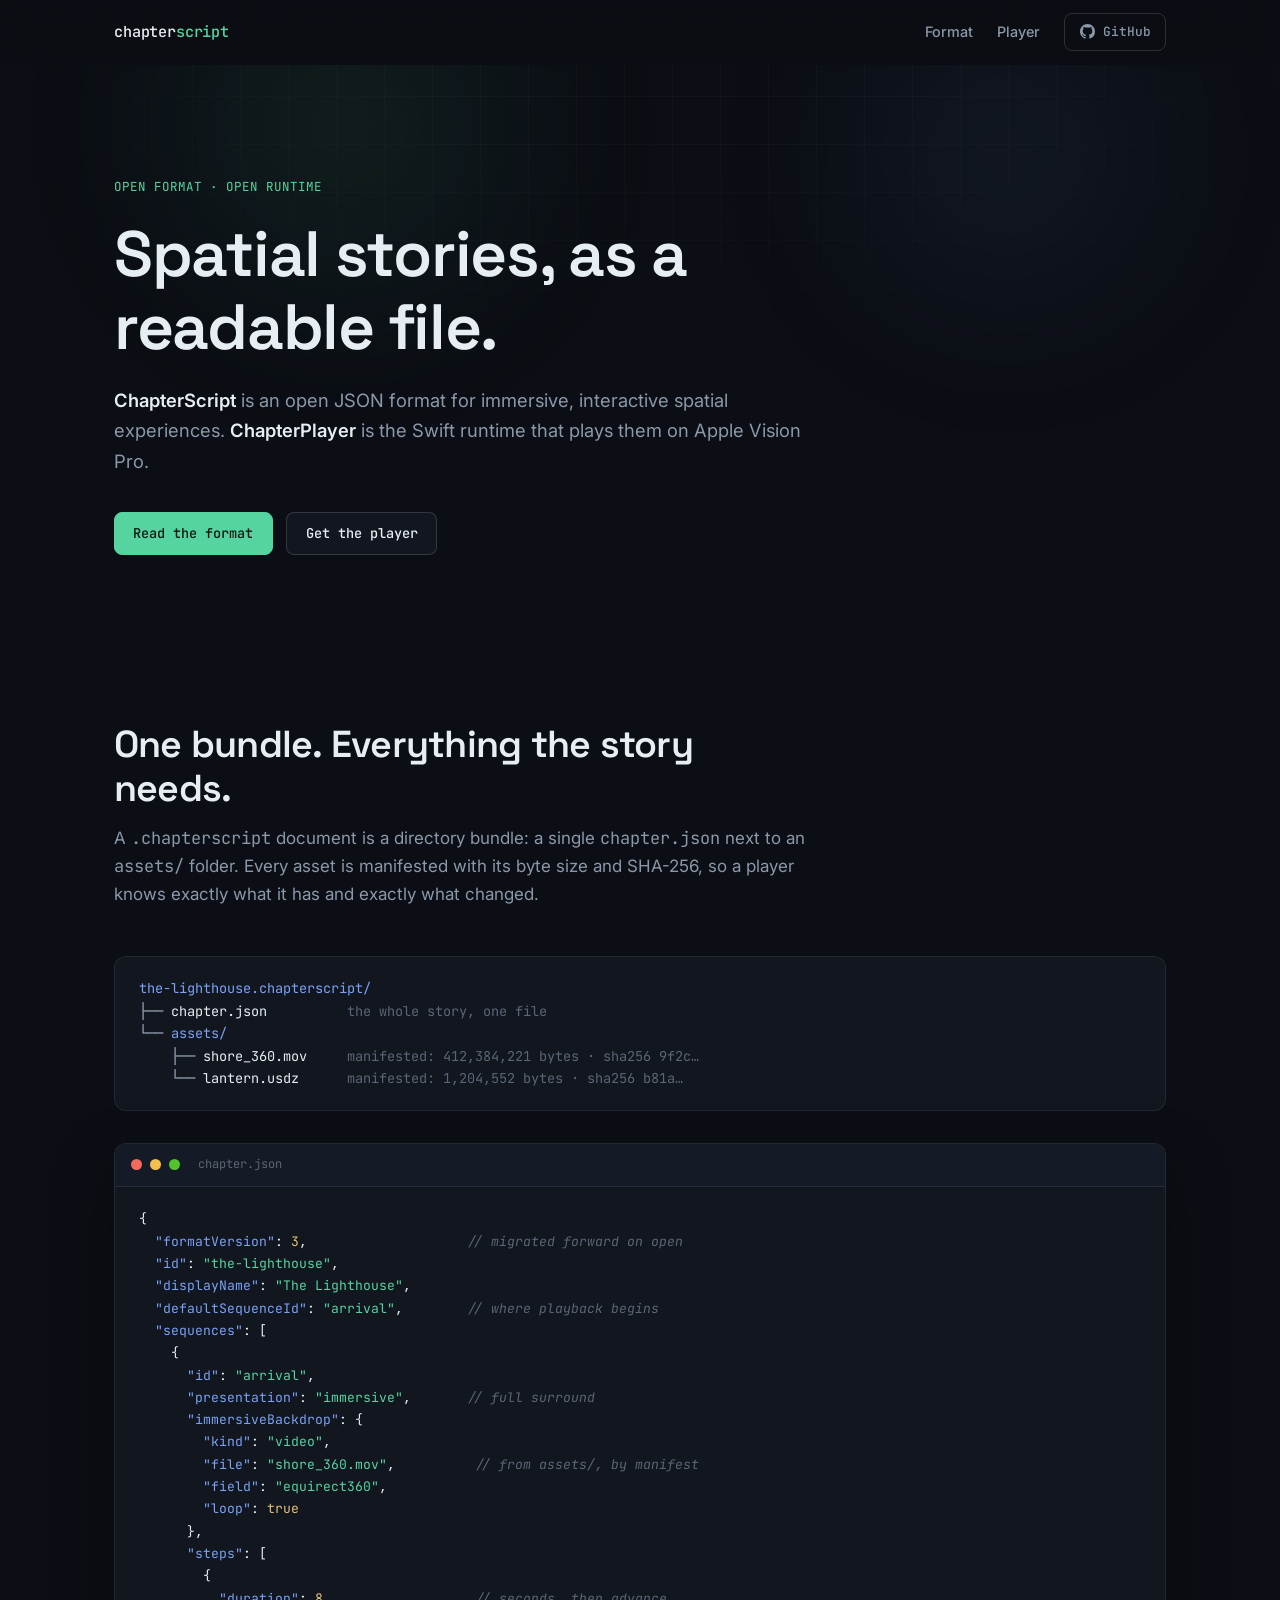
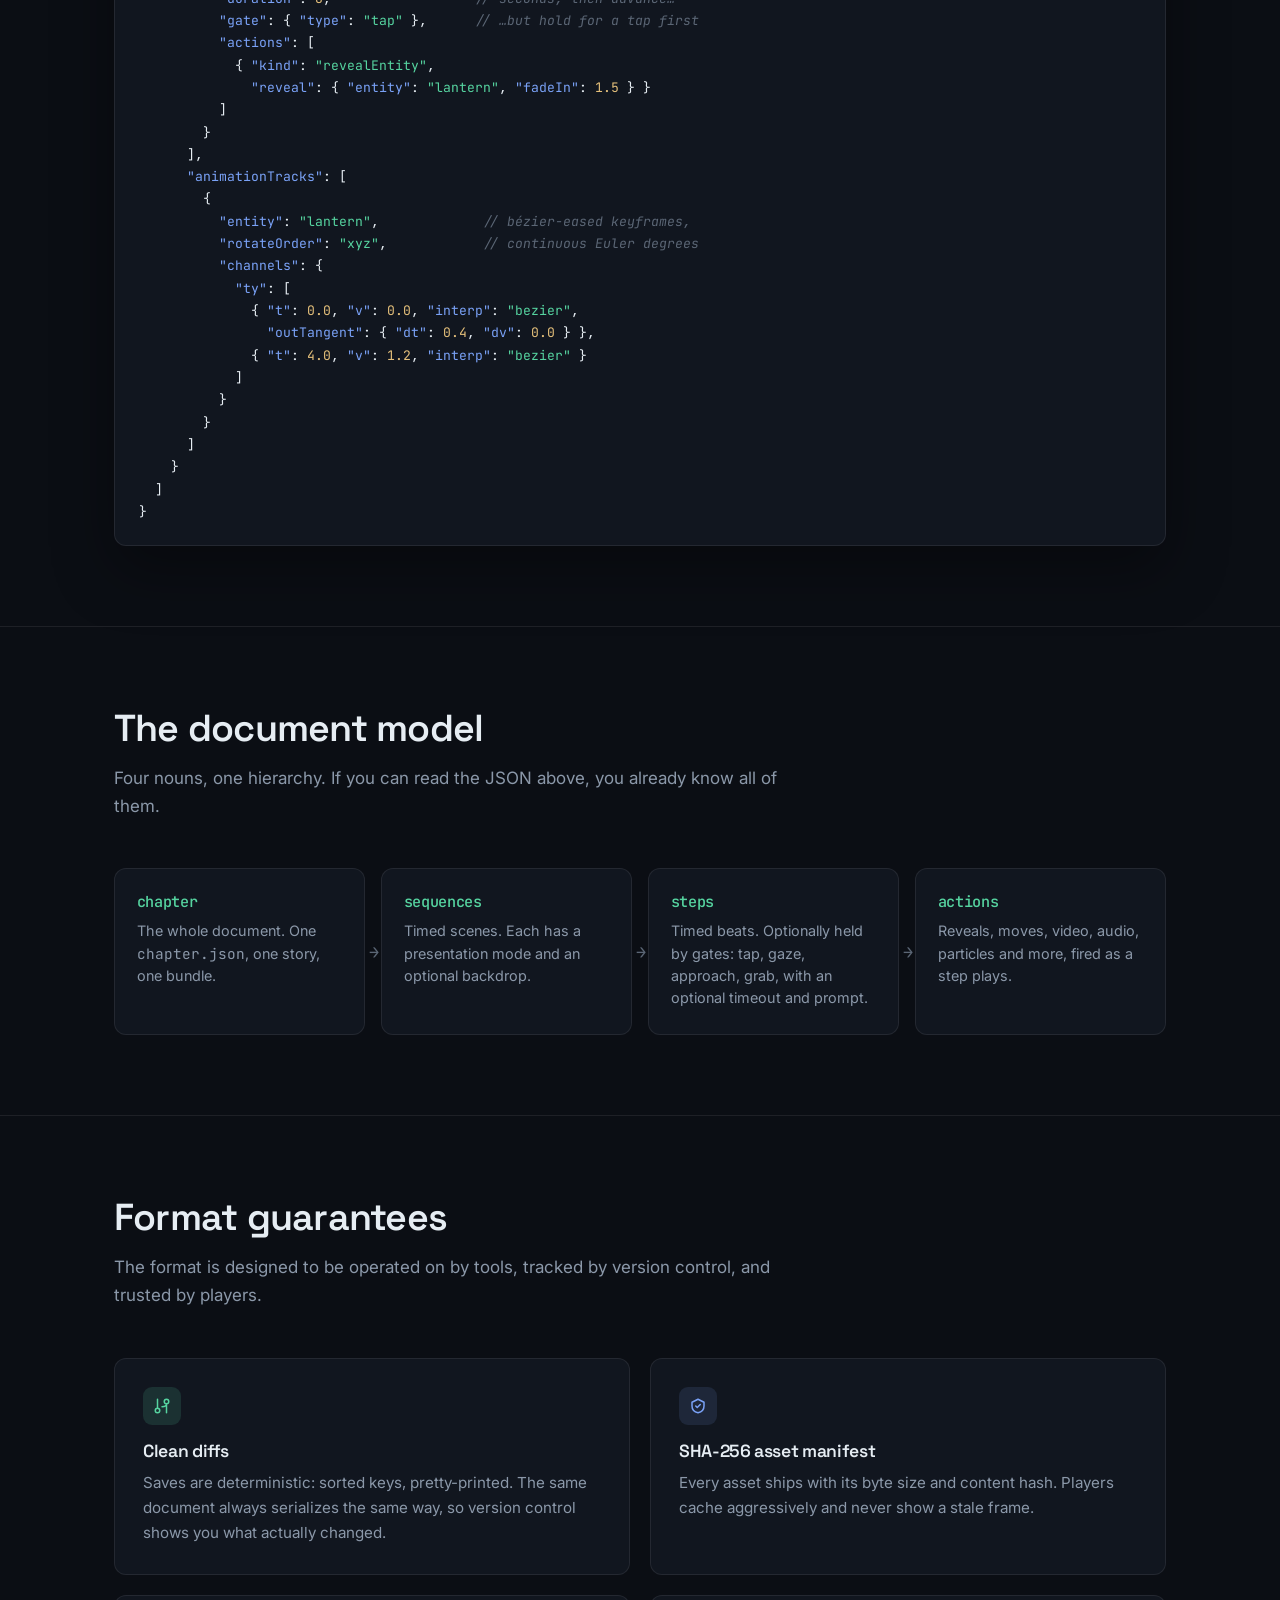
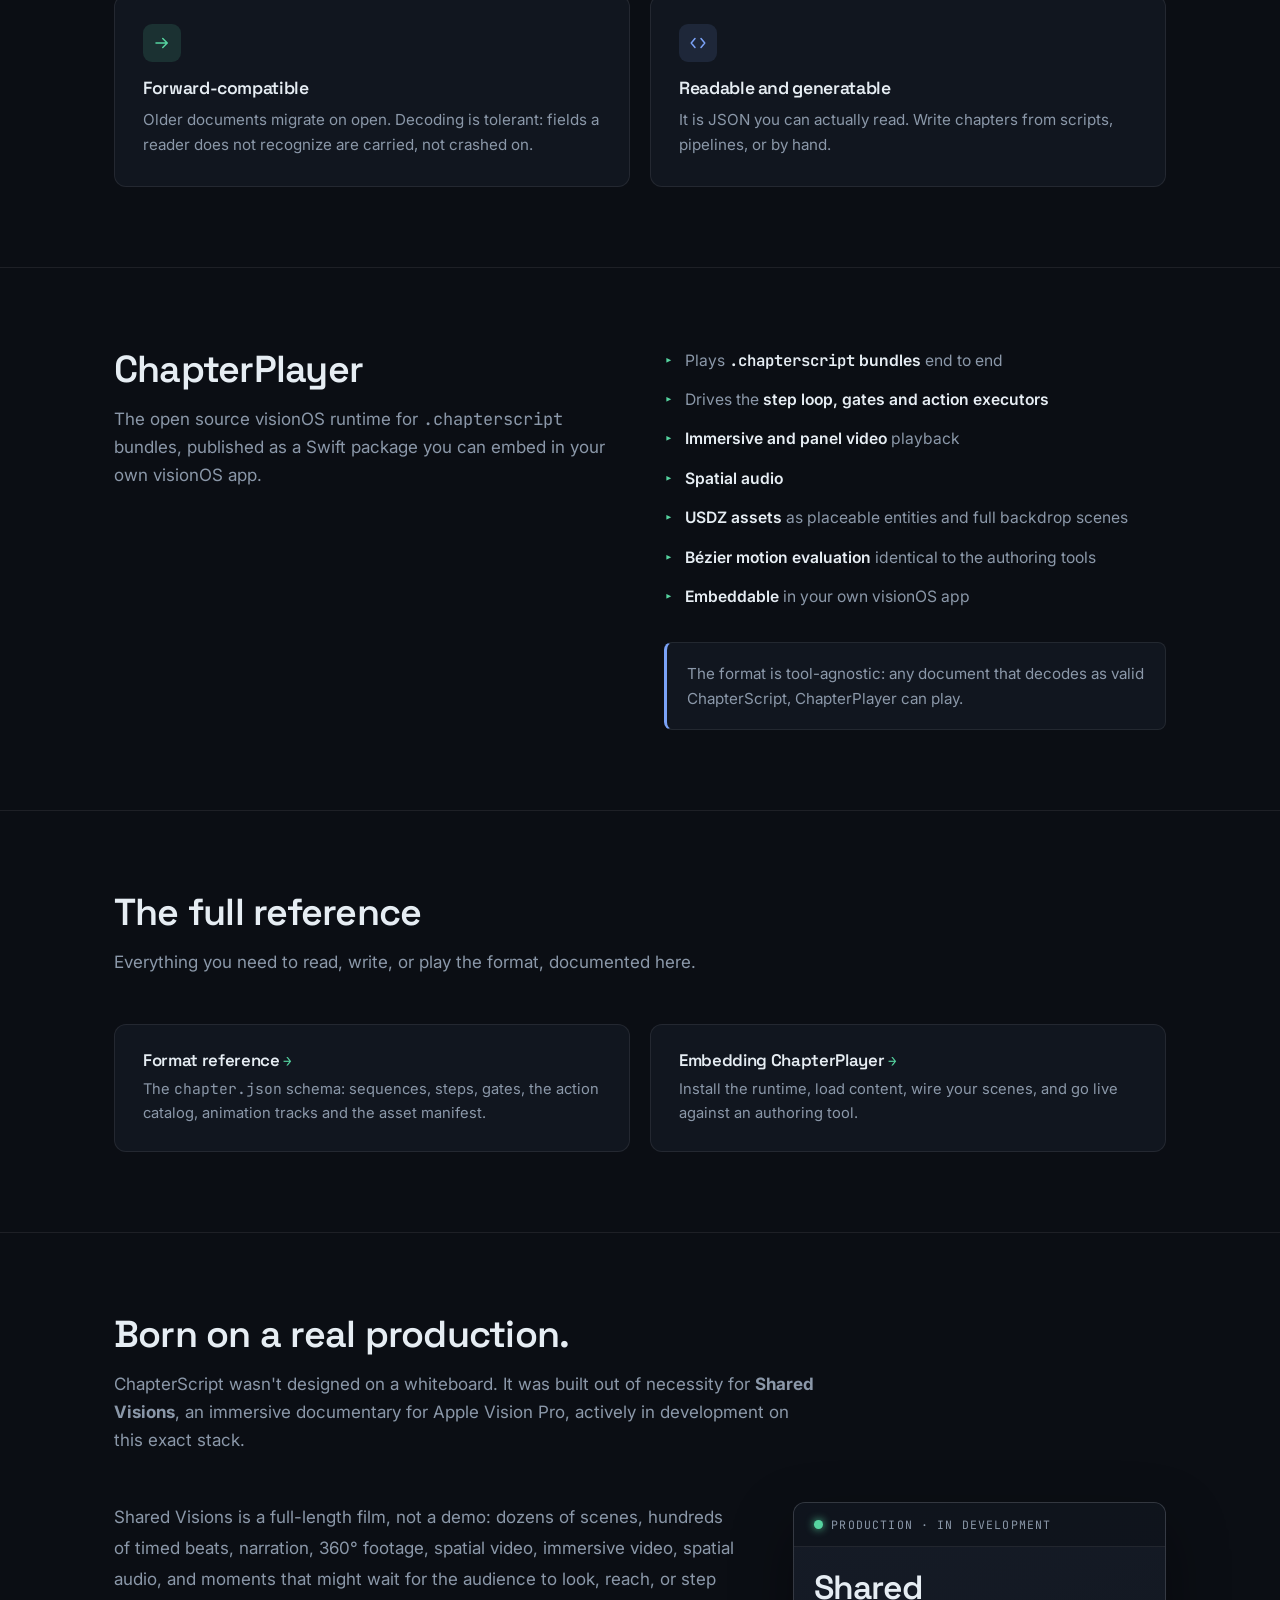
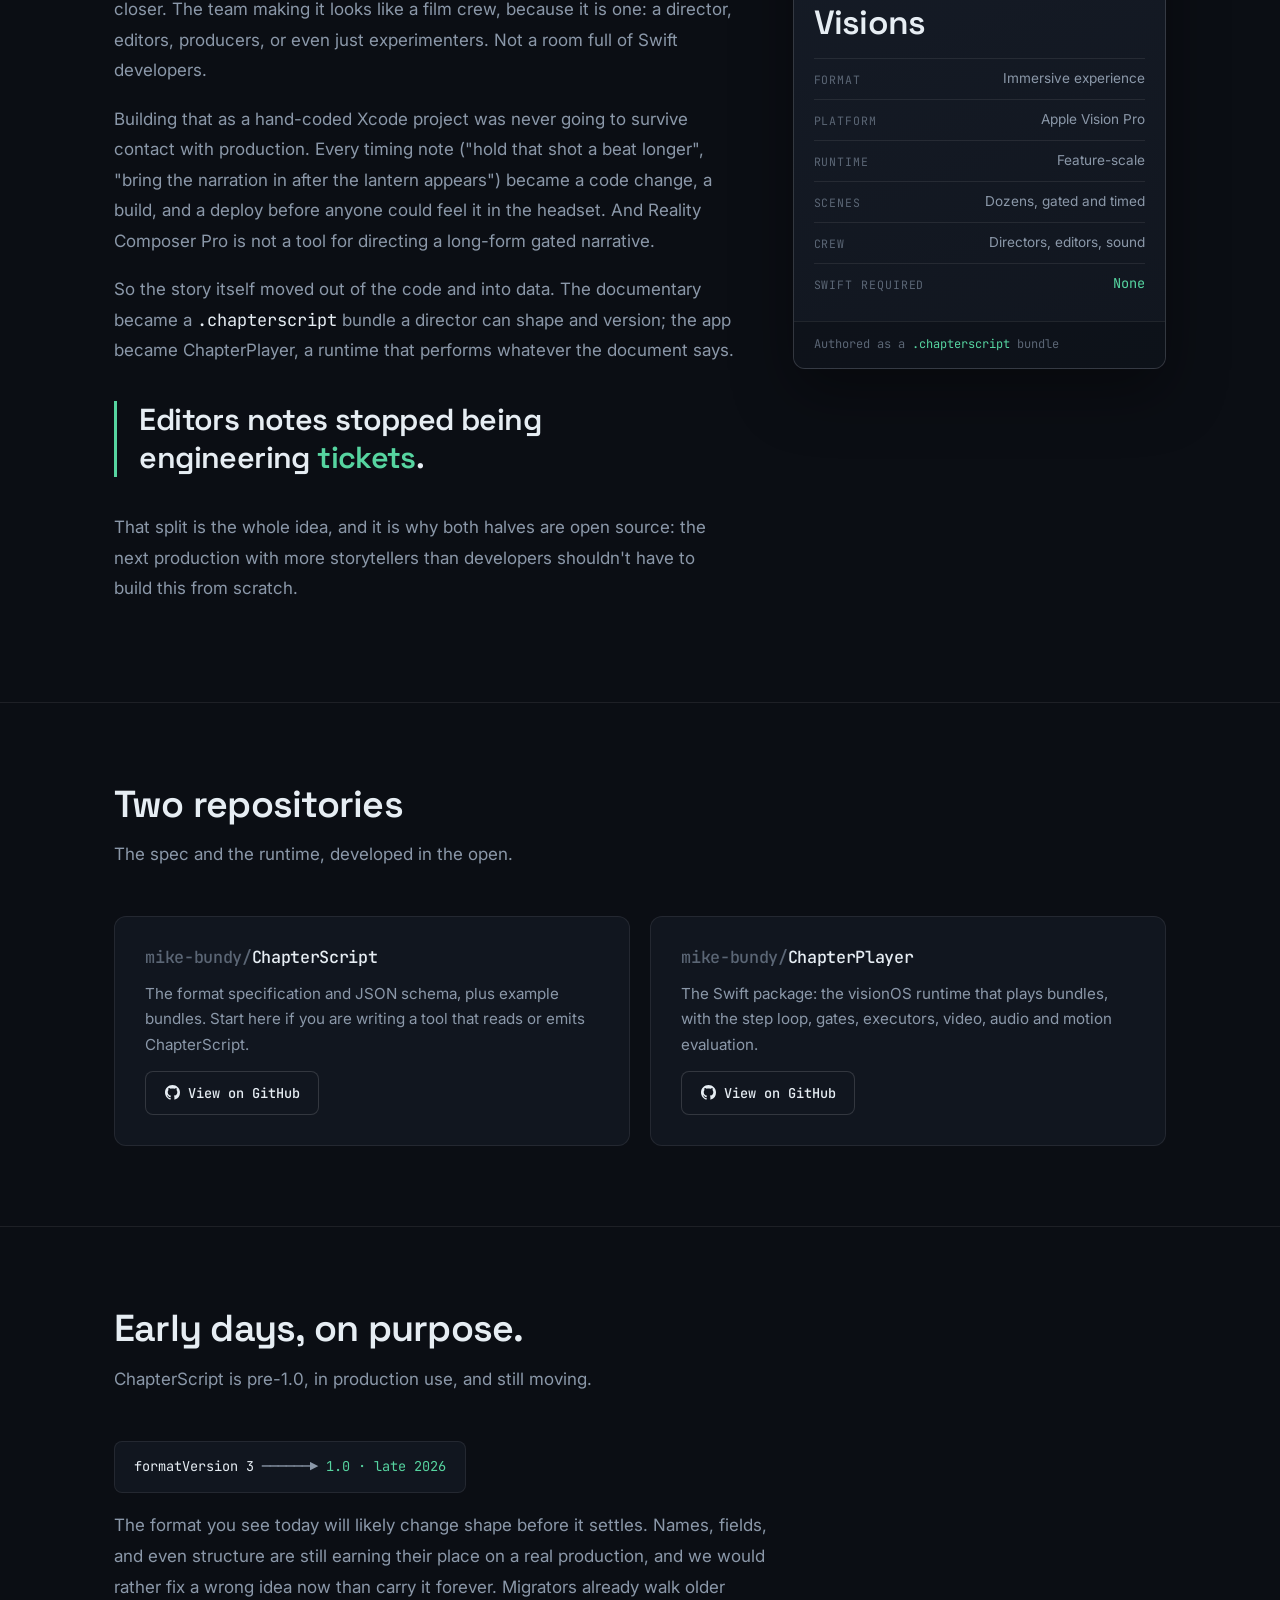
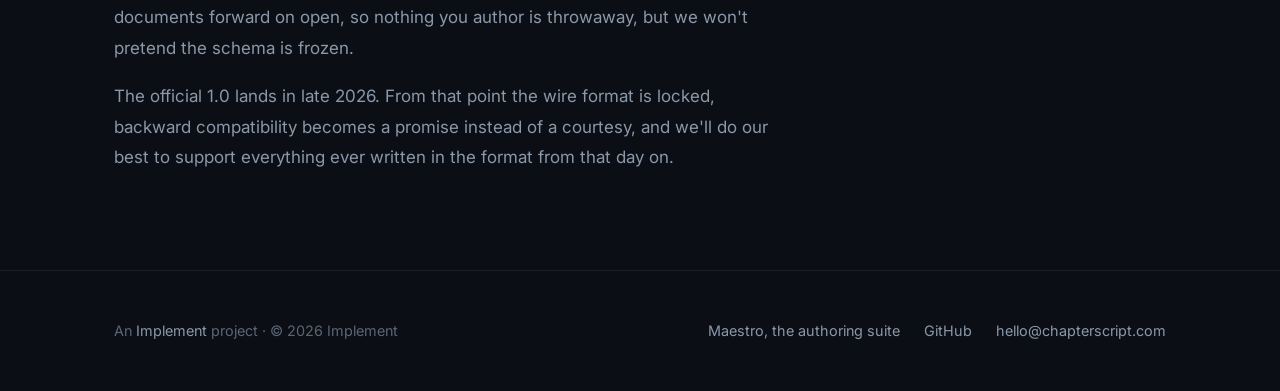
<file: index.html>
<!doctype html>
<html lang="en">
<head>
  <meta charset="utf-8">
  <meta name="viewport" content="width=device-width, initial-scale=1">
  <title>ChapterScript — an open format for spatial stories</title>
  <meta name="description" content="ChapterScript is an open JSON format for immersive, interactive spatial experiences. ChapterPlayer is the open source Swift runtime that plays them on Apple Vision Pro.">
  <meta name="keywords" content="ChapterScript, ChapterPlayer, open format, spatial computing, Apple Vision Pro, visionOS, immersive storytelling, interactive documentary, JSON format, Swift package, RealityKit, spatial audio, 360 video">
  <link rel="canonical" href="https://chapterscript.com/">
  <meta name="theme-color" content="#0b0e14">
  <meta property="og:site_name" content="ChapterScript">
  <meta property="og:type" content="website">
  <meta property="og:title" content="ChapterScript — an open format for spatial stories">
  <meta property="og:description" content="An open JSON format for immersive, interactive spatial experiences, and the open source Swift runtime that plays them on Apple Vision Pro.">
  <meta property="og:url" content="https://chapterscript.com/">
  <meta property="og:image" content="https://chapterscript.com/assets/og.png">
  <meta property="og:image:width" content="1200">
  <meta property="og:image:height" content="630">
  <meta property="og:image:alt" content="chapterscript — an open format for spatial stories">
  <meta name="twitter:card" content="summary_large_image">
  <meta name="twitter:title" content="ChapterScript — an open format for spatial stories">
  <meta name="twitter:description" content="An open JSON format for immersive spatial experiences, plus the open source visionOS runtime that plays them.">
  <meta name="twitter:image" content="https://chapterscript.com/assets/og.png">
  <link rel="icon" type="image/png" href="/assets/favicon.png">
  <link rel="apple-touch-icon" href="/assets/touch-icon.png">
  <link rel="preconnect" href="https://fonts.googleapis.com">
  <link rel="preconnect" href="https://fonts.gstatic.com" crossorigin>
  <link href="https://fonts.googleapis.com/css2?family=Space+Grotesk:wght@500;600;700&family=Inter:wght@400;500;600&family=JetBrains+Mono:ital,wght@0,400;0,500;1,400&display=swap" rel="stylesheet">
  <link rel="stylesheet" href="/assets/css/site.css">
</head>
<body>
  <div class="grid-bg" aria-hidden="true"></div>

  <header class="nav">
    <div class="wrap nav-inner">
      <a class="wordmark" href="/">chapter<span class="accent">script</span></a>
      <nav class="nav-links" aria-label="Site">
        <a href="/format.html">Format</a>
        <a href="/player.html">Player</a>
        <a class="btn btn-ghost" href="https://github.com/mike-bundy/ChapterScript">
          <svg width="15" height="15" viewBox="0 0 16 16" fill="currentColor" aria-hidden="true"><path d="M8 0C3.58 0 0 3.58 0 8c0 3.54 2.29 6.53 5.47 7.59.4.07.55-.17.55-.38 0-.19-.01-.82-.01-1.49-2.01.37-2.53-.49-2.69-.94-.09-.23-.48-.94-.82-1.13-.28-.15-.68-.52-.01-.53.63-.01 1.08.58 1.23.82.72 1.21 1.87.87 2.33.66.07-.52.28-.87.51-1.07-1.78-.2-3.64-.89-3.64-3.95 0-.87.31-1.59.82-2.15-.08-.2-.36-1.02.08-2.12 0 0 .67-.21 2.2.82.64-.18 1.32-.27 2-.27s1.36.09 2 .27c1.53-1.04 2.2-.82 2.2-.82.44 1.1.16 1.92.08 2.12.51.56.82 1.27.82 2.15 0 3.07-1.87 3.75-3.65 3.95.29.25.54.73.54 1.48 0 1.07-.01 1.93-.01 2.2 0 .21.15.46.55.38A8.01 8.01 0 0 0 16 8c0-4.42-3.58-8-8-8Z"/></svg>
          GitHub
        </a>
      </nav>
    </div>
  </header>

  <main>
    <section class="hero">
      <div class="glow glow-mint" aria-hidden="true"></div>
      <div class="glow glow-blue" aria-hidden="true"></div>
      <div class="wrap">
        <p class="eyebrow">Open format · Open runtime</p>
        <h1>Spatial stories, as a readable file.</h1>
        <p class="hero-sub"><strong>ChapterScript</strong> is an open JSON format for immersive, interactive spatial experiences. <strong>ChapterPlayer</strong> is the Swift runtime that plays them on Apple Vision Pro.</p>
        <div class="hero-ctas">
          <a class="btn btn-primary" href="#format">Read the format</a>
          <a class="btn" href="#player">Get the player</a>
        </div>
      </div>
    </section>

    <section class="section" id="format">
      <div class="wrap">
        <div class="section-head reveal">
          <h2>One bundle. Everything the story needs.</h2>
          <p>A <code>.chapterscript</code> document is a directory bundle: a single <code>chapter.json</code> next to an <code>assets/</code> folder. Every asset is manifested with its byte size and SHA-256, so a player knows exactly what it has and exactly what changed.</p>
        </div>

        <div class="bundle-tree reveal" role="img" aria-label="Bundle layout: a .chapterscript directory containing chapter.json and an assets folder whose files are manifested with byte size and SHA-256">
<pre><span class="d">the-lighthouse.chapterscript/</span>
├── <span class="f">chapter.json</span>          <span class="m">the whole story, one file</span>
└── <span class="d">assets/</span>
    ├── <span class="f">shore_360.mov</span>     <span class="m">manifested: 412,384,221 bytes · sha256 9f2c…</span>
    └── <span class="f">lantern.usdz</span>      <span class="m">manifested: 1,204,552 bytes · sha256 b81a…</span></pre>
        </div>

        <div class="code-panel reveal">
          <div class="code-bar">
            <span class="dot dot-r"></span><span class="dot dot-y"></span><span class="dot dot-g"></span>
            <span class="code-title">chapter.json</span>
          </div>
<pre>{
  <span class="k">"formatVersion"</span>: <span class="n">3</span>,                    <span class="c">// migrated forward on open</span>
  <span class="k">"id"</span>: <span class="s">"the-lighthouse"</span>,
  <span class="k">"displayName"</span>: <span class="s">"The Lighthouse"</span>,
  <span class="k">"defaultSequenceId"</span>: <span class="s">"arrival"</span>,        <span class="c">// where playback begins</span>
  <span class="k">"sequences"</span>: [
    {
      <span class="k">"id"</span>: <span class="s">"arrival"</span>,
      <span class="k">"presentation"</span>: <span class="s">"immersive"</span>,       <span class="c">// full surround</span>
      <span class="k">"immersiveBackdrop"</span>: {
        <span class="k">"kind"</span>: <span class="s">"video"</span>,
        <span class="k">"file"</span>: <span class="s">"shore_360.mov"</span>,          <span class="c">// from assets/, by manifest</span>
        <span class="k">"field"</span>: <span class="s">"equirect360"</span>,
        <span class="k">"loop"</span>: <span class="n">true</span>
      },
      <span class="k">"steps"</span>: [
        {
          <span class="k">"duration"</span>: <span class="n">8</span>,                  <span class="c">// seconds, then advance…</span>
          <span class="k">"gate"</span>: { <span class="k">"type"</span>: <span class="s">"tap"</span> },      <span class="c">// …but hold for a tap first</span>
          <span class="k">"actions"</span>: [
            { <span class="k">"kind"</span>: <span class="s">"revealEntity"</span>,
              <span class="k">"reveal"</span>: { <span class="k">"entity"</span>: <span class="s">"lantern"</span>, <span class="k">"fadeIn"</span>: <span class="n">1.5</span> } }
          ]
        }
      ],
      <span class="k">"animationTracks"</span>: [
        {
          <span class="k">"entity"</span>: <span class="s">"lantern"</span>,             <span class="c">// bézier-eased keyframes,</span>
          <span class="k">"rotateOrder"</span>: <span class="s">"xyz"</span>,            <span class="c">// continuous Euler degrees</span>
          <span class="k">"channels"</span>: {
            <span class="k">"ty"</span>: [
              { <span class="k">"t"</span>: <span class="n">0.0</span>, <span class="k">"v"</span>: <span class="n">0.0</span>, <span class="k">"interp"</span>: <span class="s">"bezier"</span>,
                <span class="k">"outTangent"</span>: { <span class="k">"dt"</span>: <span class="n">0.4</span>, <span class="k">"dv"</span>: <span class="n">0.0</span> } },
              { <span class="k">"t"</span>: <span class="n">4.0</span>, <span class="k">"v"</span>: <span class="n">1.2</span>, <span class="k">"interp"</span>: <span class="s">"bezier"</span> }
            ]
          }
        }
      ]
    }
  ]
}</pre>
        </div>
      </div>
    </section>

    <section class="section" id="model">
      <div class="wrap">
        <div class="section-head reveal">
          <h2>The document model</h2>
          <p>Four nouns, one hierarchy. If you can read the JSON above, you already know all of them.</p>
        </div>
        <div class="concepts">
          <div class="concept reveal">
            <h3>chapter</h3>
            <p>The whole document. One <code>chapter.json</code>, one story, one bundle.</p>
          </div>
          <div class="concept reveal">
            <h3>sequences</h3>
            <p>Timed scenes. Each has a presentation mode and an optional backdrop.</p>
          </div>
          <div class="concept reveal">
            <h3>steps</h3>
            <p>Timed beats. Optionally held by gates: tap, gaze, approach, grab, with an optional timeout and prompt.</p>
          </div>
          <div class="concept reveal">
            <h3>actions</h3>
            <p>Reveals, moves, video, audio, particles and more, fired as a step plays.</p>
          </div>
        </div>
      </div>
    </section>

    <section class="section" id="guarantees">
      <div class="wrap">
        <div class="section-head reveal">
          <h2>Format guarantees</h2>
          <p>The format is designed to be operated on by tools, tracked by version control, and trusted by players.</p>
        </div>
        <div class="features">
          <div class="feature reveal">
            <span class="feature-icon" aria-hidden="true"><svg width="18" height="18" viewBox="0 0 24 24" fill="none" stroke="currentColor" stroke-width="2" stroke-linecap="round"><path d="M6 3v12M18 9v12M6 15a3 3 0 1 0 0 6 3 3 0 0 0 0-6ZM18 3a3 3 0 1 0 0 6 3 3 0 0 0 0-6ZM18 9c0 3-3 4-6 4"/></svg></span>
            <h3>Clean diffs</h3>
            <p>Saves are deterministic: sorted keys, pretty-printed. The same document always serializes the same way, so version control shows you what actually changed.</p>
          </div>
          <div class="feature reveal">
            <span class="feature-icon" aria-hidden="true"><svg width="18" height="18" viewBox="0 0 24 24" fill="none" stroke="currentColor" stroke-width="2" stroke-linecap="round" stroke-linejoin="round"><path d="M12 3l8 4v5c0 5-3.5 8-8 9-4.5-1-8-4-8-9V7l8-4Z"/><path d="M9 12l2 2 4-4"/></svg></span>
            <h3>SHA-256 asset manifest</h3>
            <p>Every asset ships with its byte size and content hash. Players cache aggressively and never show a stale frame.</p>
          </div>
          <div class="feature reveal">
            <span class="feature-icon" aria-hidden="true"><svg width="18" height="18" viewBox="0 0 24 24" fill="none" stroke="currentColor" stroke-width="2" stroke-linecap="round" stroke-linejoin="round"><path d="M4 12h13M13 6l6 6-6 6"/></svg></span>
            <h3>Forward-compatible</h3>
            <p>Older documents migrate on open. Decoding is tolerant: fields a reader does not recognize are carried, not crashed on.</p>
          </div>
          <div class="feature reveal">
            <span class="feature-icon" aria-hidden="true"><svg width="18" height="18" viewBox="0 0 24 24" fill="none" stroke="currentColor" stroke-width="2" stroke-linecap="round" stroke-linejoin="round"><path d="M8 6l-5 6 5 6M16 6l5 6-5 6"/></svg></span>
            <h3>Readable and generatable</h3>
            <p>It is JSON you can actually read. Write chapters from scripts, pipelines, or by hand.</p>
          </div>
        </div>
      </div>
    </section>

    <section class="section" id="player">
      <div class="wrap">
        <div class="player-grid">
          <div class="section-head reveal" style="margin-bottom:0">
            <h2>ChapterPlayer</h2>
            <p>The open source visionOS runtime for <code>.chapterscript</code> bundles, published as a Swift package you can embed in your own visionOS app.</p>
          </div>
          <div class="reveal">
            <ul class="cap-list">
              <li><span>Plays <strong><code>.chapterscript</code> bundles</strong> end to end</span></li>
              <li><span>Drives the <strong>step loop, gates and action executors</strong></span></li>
              <li><span><strong>Immersive and panel video</strong> playback</span></li>
              <li><span><strong>Spatial audio</strong></span></li>
              <li><span><strong>USDZ assets</strong> as placeable entities and full backdrop scenes</span></li>
              <li><span><strong>Bézier motion evaluation</strong> identical to the authoring tools</span></li>
              <li><span><strong>Embeddable</strong> in your own visionOS app</span></li>
            </ul>
            <p class="player-note">The format is tool-agnostic: any document that decodes as valid ChapterScript, ChapterPlayer can play.</p>
          </div>
        </div>
      </div>
    </section>

    <section class="section" id="spec">
      <div class="wrap">
        <div class="section-head reveal">
          <h2>The full reference</h2>
          <p>Everything you need to read, write, or play the format, documented here.</p>
        </div>
        <div class="spec-links">
          <a class="spec-link reveal" href="/format.html">
            <h3>Format reference <span>→</span></h3>
            <p>The <code>chapter.json</code> schema: sequences, steps, gates, the action catalog, animation tracks and the asset manifest.</p>
          </a>
          <a class="spec-link reveal" href="/player.html">
            <h3>Embedding ChapterPlayer <span>→</span></h3>
            <p>Install the runtime, load content, wire your scenes, and go live against an authoring tool.</p>
          </a>
        </div>
      </div>
    </section>

    <section class="section" id="story">
      <div class="wrap">
        <div class="section-head reveal">
          <h2>Born on a real production.</h2>
          <p>ChapterScript wasn't designed on a whiteboard. It was built out of necessity for <strong>Shared Visions</strong>, an immersive documentary for Apple Vision Pro, actively in development on this exact stack.</p>
        </div>
        <div class="story-grid">
          <div class="story reveal">
            <p>Shared Visions is a full-length film, not a demo: dozens of scenes, hundreds
            of timed beats, narration, 360° footage, spatial video,
            immersive video, spatial audio, and moments that might wait
            for the audience to look, reach, or step closer. The team making it looks like
            a film crew, because it is one: a director, editors, producers, or even just experimenters.
            Not a room full of Swift developers.</p>
            <p>Building that as a hand-coded Xcode project was never going to survive
            contact with production. Every timing note ("hold that shot a beat longer",
            "bring the narration in after the lantern appears") became a code change, a
            build, and a deploy before anyone could feel it in the headset. And Reality Composer
            Pro is not a tool for directing a long-form gated narrative.</p>
            <p>So the story itself moved out of the code and into data. The documentary
            became a <code>.chapterscript</code> bundle a director can shape and version;
            the app became ChapterPlayer, a runtime that performs whatever the document
            says.</p>
            <blockquote class="story-quote">Editors notes stopped being<br>engineering <em>tickets</em>.</blockquote>
            <p>That split is the whole idea, and it is why both halves are open source:
            the next production with more storytellers than developers shouldn't have to
            build this from scratch.</p>
          </div>

          <aside class="slate reveal" aria-label="Shared Visions production card">
            <div class="slate-bar">
              <span class="slate-rec" aria-hidden="true"></span>
              Production · In development
            </div>
            <h3 class="slate-title">Shared<br>Visions</h3>
            <dl class="slate-facts">
              <div><dt>Format</dt><dd>Immersive experience</dd></div>
              <div><dt>Platform</dt><dd>Apple Vision Pro</dd></div>
              <div><dt>Runtime</dt><dd>Feature-scale</dd></div>
              <div><dt>Scenes</dt><dd>Dozens, gated and timed</dd></div>
              <div><dt>Crew</dt><dd>Directors, editors, sound</dd></div>
              <div><dt>Swift required</dt><dd class="slate-none">None</dd></div>
            </dl>
            <div class="slate-foot">Authored as a <code>.chapterscript</code> bundle</div>
          </aside>
        </div>
      </div>
    </section>

    <section class="section" id="repos">
      <div class="wrap">
        <div class="section-head reveal">
          <h2>Two repositories</h2>
          <p>The spec and the runtime, developed in the open.</p>
        </div>
        <div class="repos">
          <div class="repo reveal">
            <h3><span class="org">mike-bundy/</span>ChapterScript</h3>
            <p>The format specification and JSON schema, plus example bundles. Start here if you are writing a tool that reads or emits ChapterScript.</p>
            <!-- real repo: github.com/mike-bundy -->
            <a class="btn" href="https://github.com/mike-bundy/ChapterScript">
              <svg width="15" height="15" viewBox="0 0 16 16" fill="currentColor" aria-hidden="true"><path d="M8 0C3.58 0 0 3.58 0 8c0 3.54 2.29 6.53 5.47 7.59.4.07.55-.17.55-.38 0-.19-.01-.82-.01-1.49-2.01.37-2.53-.49-2.69-.94-.09-.23-.48-.94-.82-1.13-.28-.15-.68-.52-.01-.53.63-.01 1.08.58 1.23.82.72 1.21 1.87.87 2.33.66.07-.52.28-.87.51-1.07-1.78-.2-3.64-.89-3.64-3.95 0-.87.31-1.59.82-2.15-.08-.2-.36-1.02.08-2.12 0 0 .67-.21 2.2.82.64-.18 1.32-.27 2-.27s1.36.09 2 .27c1.53-1.04 2.2-.82 2.2-.82.44 1.1.16 1.92.08 2.12.51.56.82 1.27.82 2.15 0 3.07-1.87 3.75-3.65 3.95.29.25.54.73.54 1.48 0 1.07-.01 1.93-.01 2.2 0 .21.15.46.55.38A8.01 8.01 0 0 0 16 8c0-4.42-3.58-8-8-8Z"/></svg>
              View on GitHub
            </a>
          </div>
          <div class="repo reveal">
            <h3><span class="org">mike-bundy/</span>ChapterPlayer</h3>
            <p>The Swift package: the visionOS runtime that plays bundles, with the step loop, gates, executors, video, audio and motion evaluation.</p>
            <!-- real repo: github.com/mike-bundy -->
            <a class="btn" href="https://github.com/mike-bundy/ChapterPlayer">
              <svg width="15" height="15" viewBox="0 0 16 16" fill="currentColor" aria-hidden="true"><path d="M8 0C3.58 0 0 3.58 0 8c0 3.54 2.29 6.53 5.47 7.59.4.07.55-.17.55-.38 0-.19-.01-.82-.01-1.49-2.01.37-2.53-.49-2.69-.94-.09-.23-.48-.94-.82-1.13-.28-.15-.68-.52-.01-.53.63-.01 1.08.58 1.23.82.72 1.21 1.87.87 2.33.66.07-.52.28-.87.51-1.07-1.78-.2-3.64-.89-3.64-3.95 0-.87.31-1.59.82-2.15-.08-.2-.36-1.02.08-2.12 0 0 .67-.21 2.2.82.64-.18 1.32-.27 2-.27s1.36.09 2 .27c1.53-1.04 2.2-.82 2.2-.82.44 1.1.16 1.92.08 2.12.51.56.82 1.27.82 2.15 0 3.07-1.87 3.75-3.65 3.95.29.25.54.73.54 1.48 0 1.07-.01 1.93-.01 2.2 0 .21.15.46.55.38A8.01 8.01 0 0 0 16 8c0-4.42-3.58-8-8-8Z"/></svg>
              View on GitHub
            </a>
          </div>
        </div>
      </div>
    </section>
    <section class="section" id="stability">
      <div class="wrap">
        <div class="section-head reveal">
          <h2>Early days, on purpose.</h2>
          <p>ChapterScript is pre-1.0, in production use, and still moving.</p>
        </div>
        <div class="stability reveal">
          <p class="stability-arc" aria-hidden="true"><span class="now">formatVersion 3</span> ──────▶ <span class="then">1.0 · late 2026</span></p>
          <p>The format you see today will likely change shape before it settles. Names,
          fields, and even structure are still earning their place on a real production,
          and we would rather fix a wrong idea now than carry it forever. Migrators
          already walk older documents forward on open, so nothing you author is
          throwaway, but we won't pretend the schema is frozen.</p>
          <p>The official 1.0 lands in late 2026. From that point the wire format is
          locked, backward compatibility becomes a promise instead of a courtesy, and
          we'll do our best to support everything ever written in the format from
          that day on.</p>
        </div>
      </div>
    </section>
  </main>

  <footer class="footer">
    <div class="wrap footer-inner">
      <p>An <a href="https://implement.studio">Implement</a> project · © 2026 Implement</p>
      <div class="footer-links">
        <a href="https://maestrostud.io">Maestro, the authoring suite</a>
        <a href="https://github.com/mike-bundy/ChapterScript">GitHub</a>
        <a href="mailto:hello@chapterscript.com">hello@chapterscript.com</a>
      </div>
    </div>
  </footer>

  <script src="/assets/js/site.js"></script>
</body>
</html>
</file>
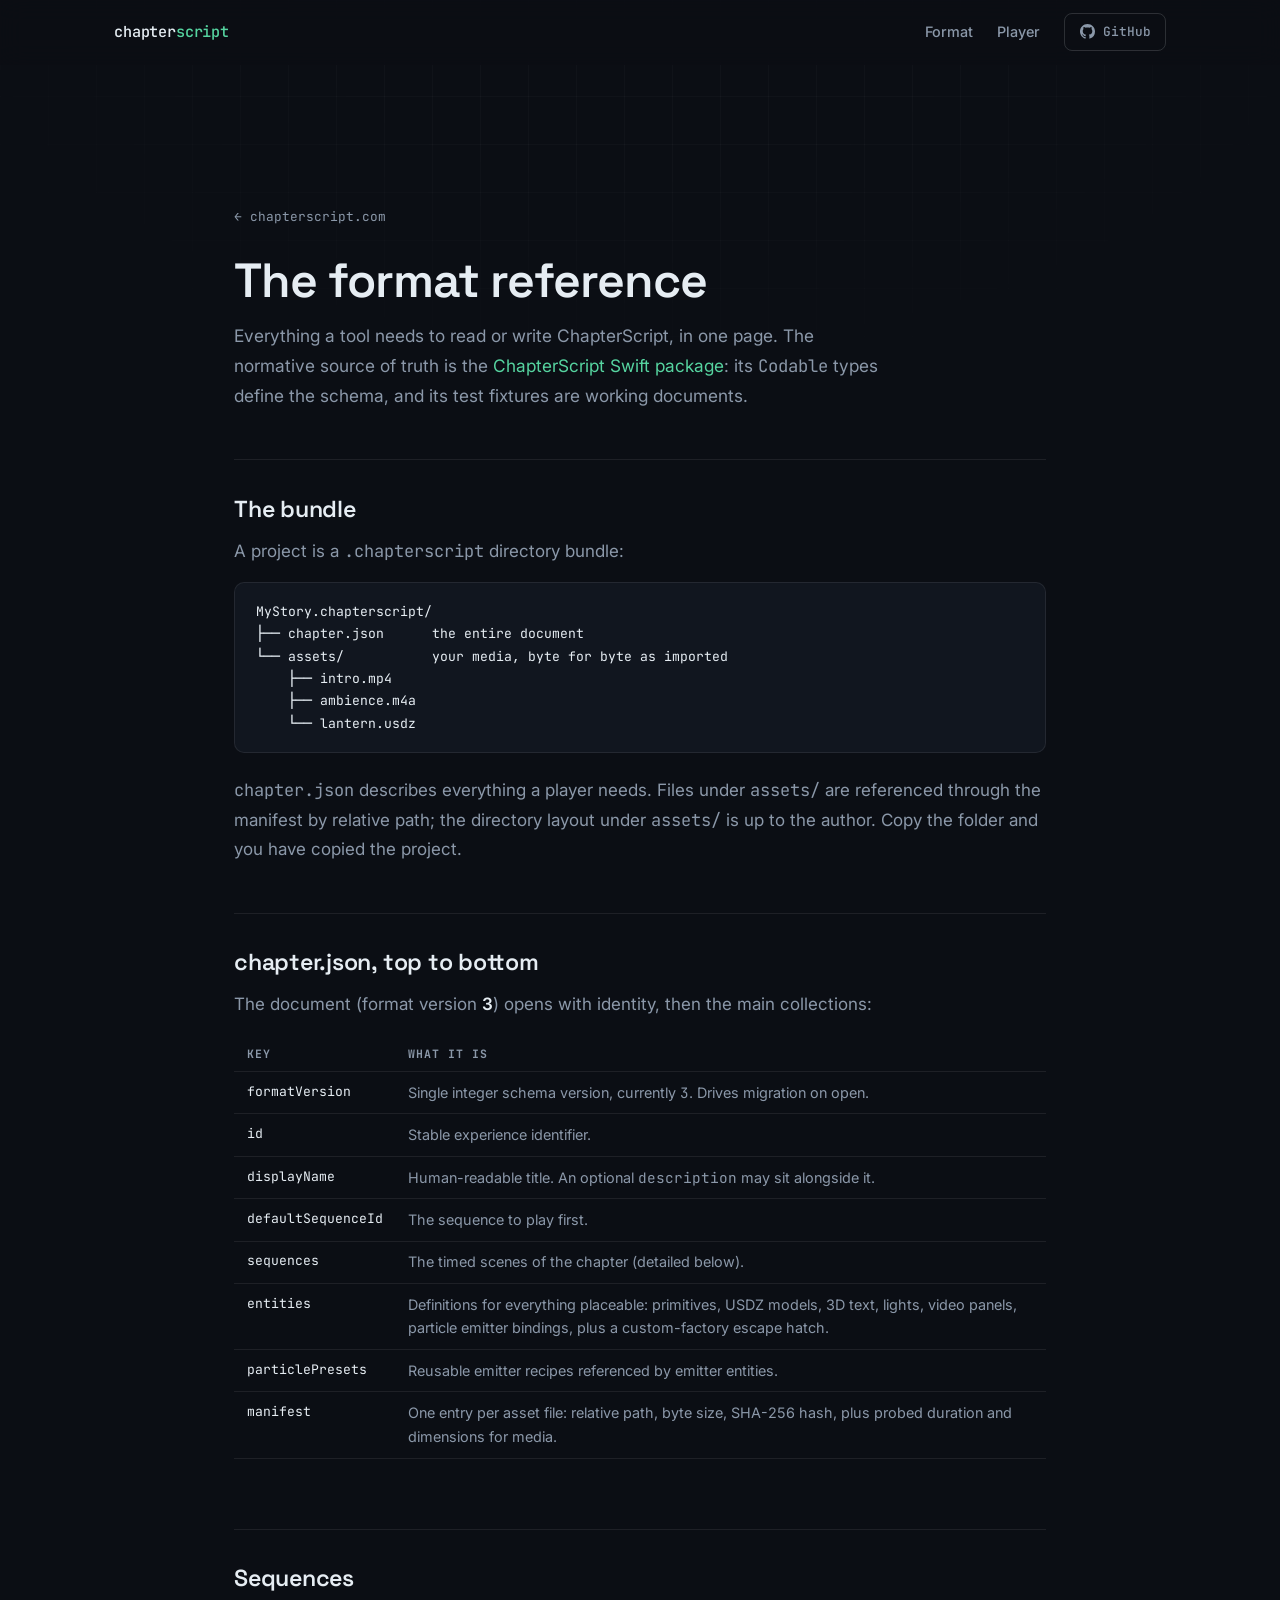
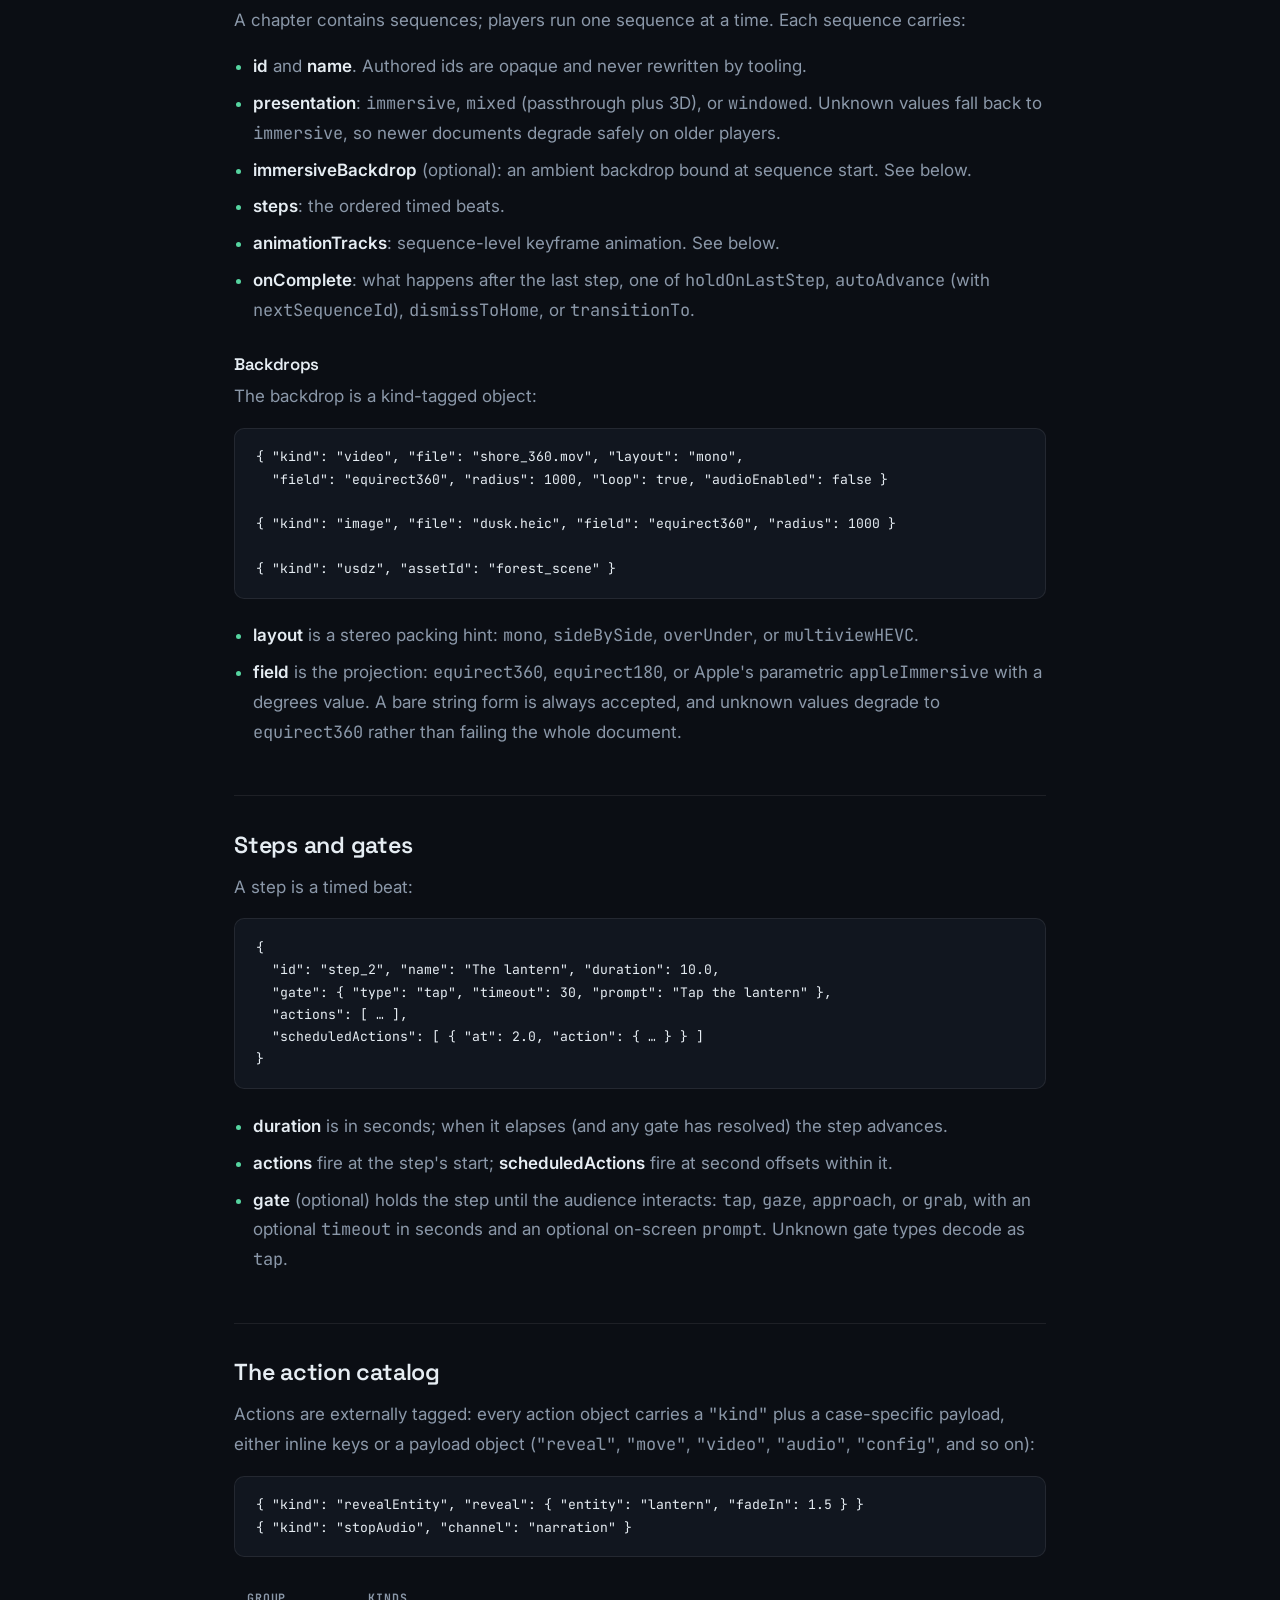
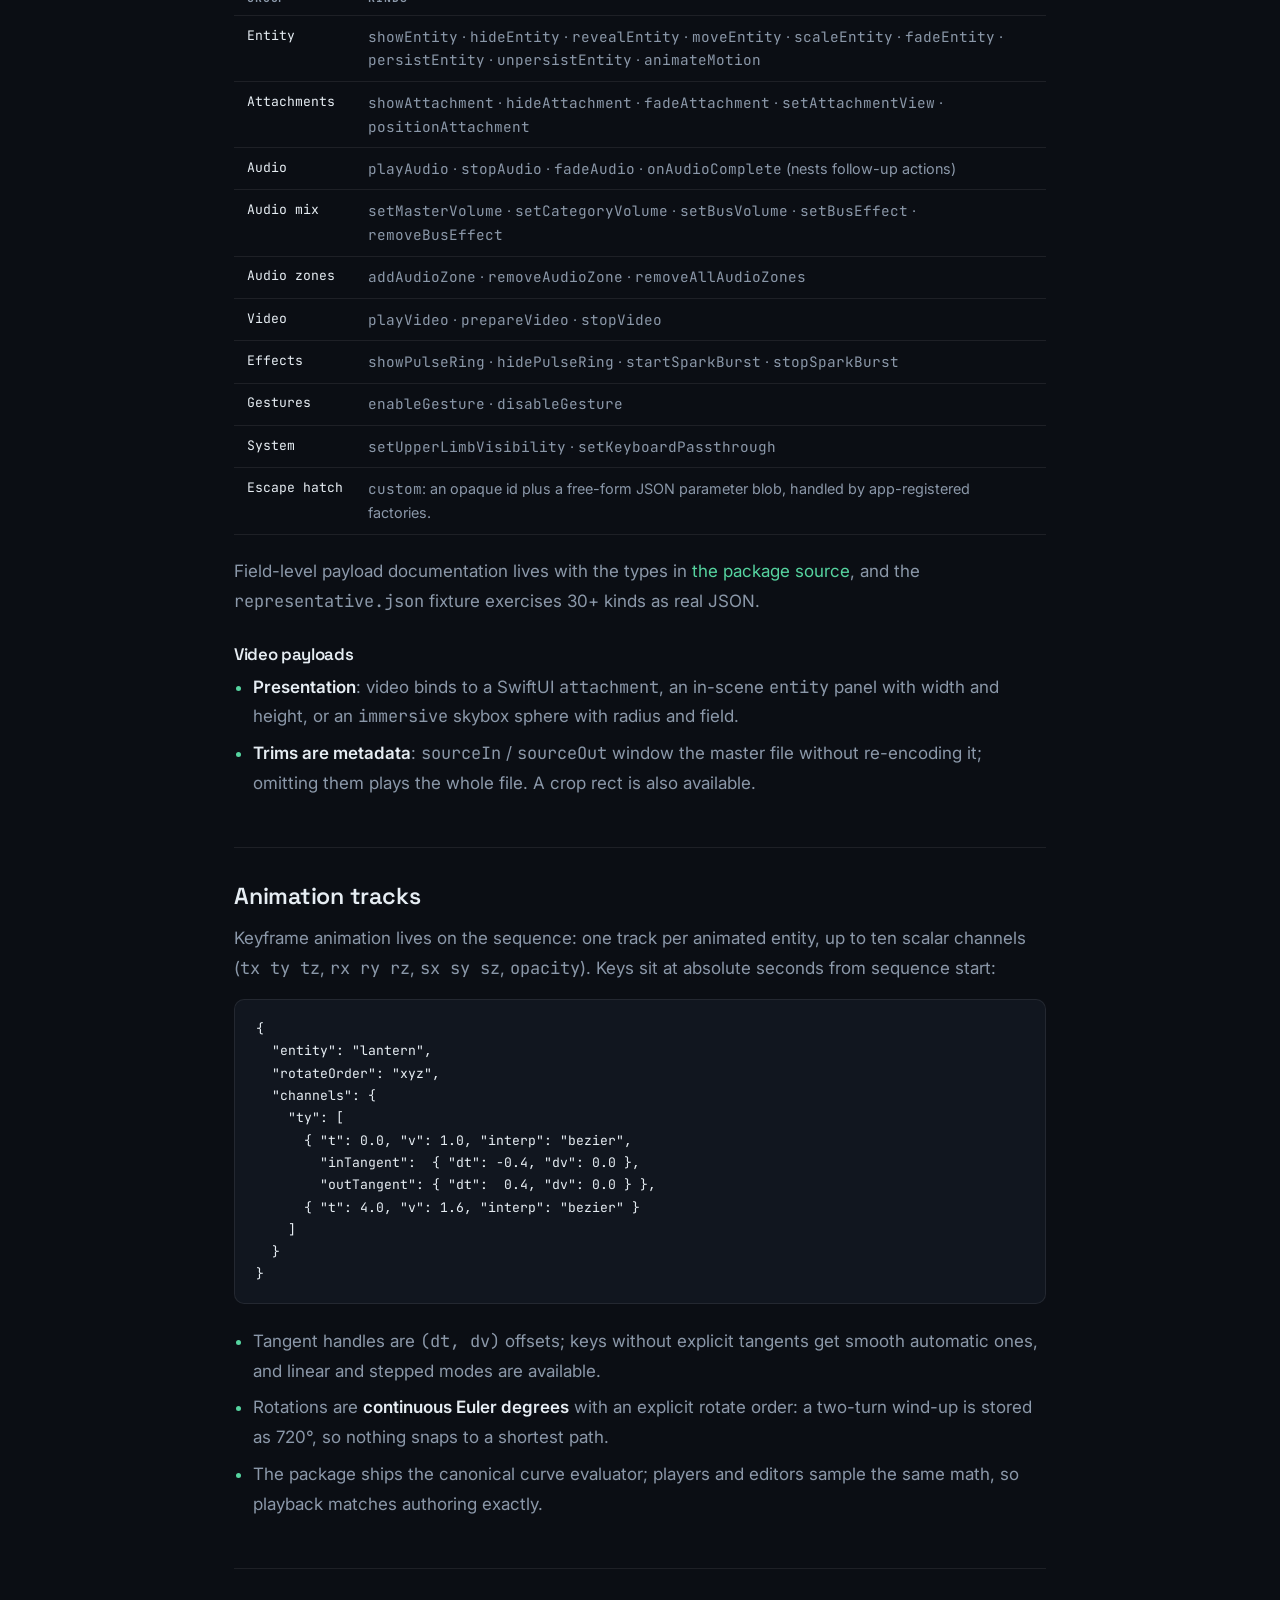
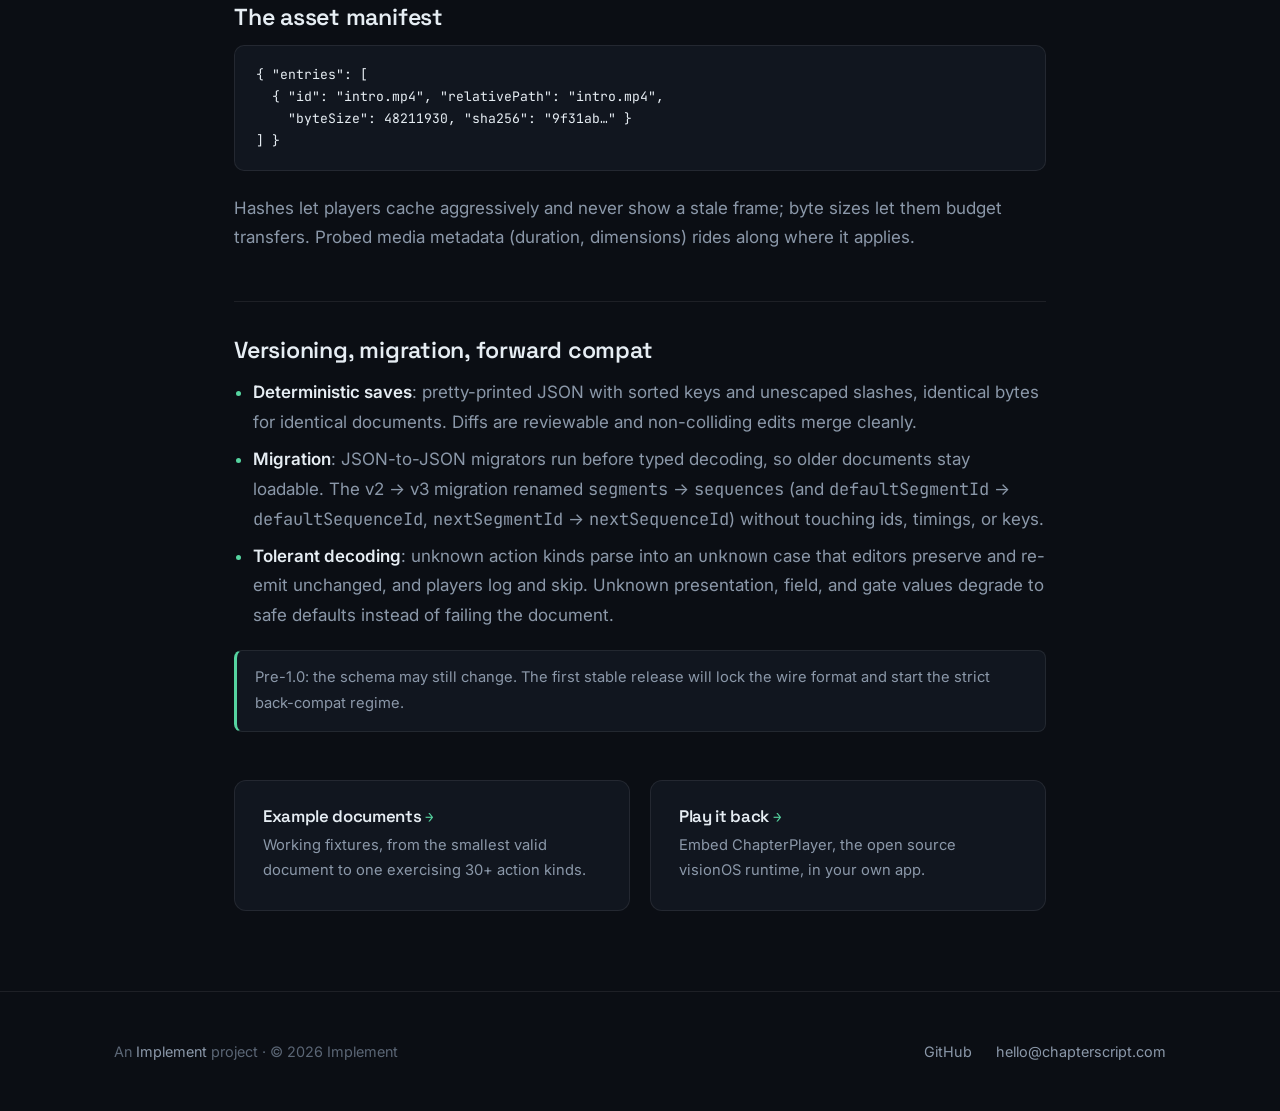
<file: format.html>
<!doctype html>
<html lang="en">
<head>
  <meta charset="utf-8">
  <meta name="viewport" content="width=device-width, initial-scale=1">
  <title>Format reference — ChapterScript</title>
  <meta name="description" content="The complete ChapterScript reference: the .chapterscript bundle, chapter.json top to bottom, sequences, steps, gates, the action catalog, animation tracks, the asset manifest, and versioning.">
  <meta name="keywords" content="ChapterScript, format reference, chapter.json, JSON schema, sequences, steps, gates, actions, animation tracks, asset manifest, spatial computing, Apple Vision Pro">
  <link rel="canonical" href="https://chapterscript.com/format.html">
  <meta name="theme-color" content="#0b0e14">
  <meta property="og:site_name" content="ChapterScript">
  <meta property="og:type" content="article">
  <meta property="og:title" content="The ChapterScript format reference">
  <meta property="og:description" content="The .chapterscript bundle, chapter.json top to bottom, sequences, steps, gates, the action catalog, animation tracks, and versioning.">
  <meta property="og:url" content="https://chapterscript.com/format.html">
  <meta property="og:image" content="https://chapterscript.com/assets/og.png">
  <meta property="og:image:width" content="1200">
  <meta property="og:image:height" content="630">
  <meta property="og:image:alt" content="chapterscript — an open format for spatial stories">
  <meta name="twitter:card" content="summary_large_image">
  <meta name="twitter:title" content="The ChapterScript format reference">
  <meta name="twitter:description" content="Everything a tool needs to read or write ChapterScript, in one page.">
  <meta name="twitter:image" content="https://chapterscript.com/assets/og.png">
  <link rel="icon" type="image/png" href="/assets/favicon.png">
  <link rel="apple-touch-icon" href="/assets/touch-icon.png">
  <link rel="preconnect" href="https://fonts.googleapis.com">
  <link rel="preconnect" href="https://fonts.gstatic.com" crossorigin>
  <link href="https://fonts.googleapis.com/css2?family=Space+Grotesk:wght@500;600;700&family=Inter:wght@400;500;600&family=JetBrains+Mono:ital,wght@0,400;0,500;1,400&display=swap" rel="stylesheet">
  <link rel="stylesheet" href="/assets/css/site.css">
</head>
<body>
  <div class="grid-bg" aria-hidden="true"></div>

  <header class="nav">
    <div class="wrap nav-inner">
      <a class="wordmark" href="/">chapter<span class="accent">script</span></a>
      <nav class="nav-links" aria-label="Site">
        <a href="/format.html" aria-current="page">Format</a>
        <a href="/player.html">Player</a>
        <a class="btn btn-ghost" href="https://github.com/mike-bundy/ChapterScript">
          <svg width="15" height="15" viewBox="0 0 16 16" fill="currentColor" aria-hidden="true"><path d="M8 0C3.58 0 0 3.58 0 8c0 3.54 2.29 6.53 5.47 7.59.4.07.55-.17.55-.38 0-.19-.01-.82-.01-1.49-2.01.37-2.53-.49-2.69-.94-.09-.23-.48-.94-.82-1.13-.28-.15-.68-.52-.01-.53.63-.01 1.08.58 1.23.82.72 1.21 1.87.87 2.33.66.07-.52.28-.87.51-1.07-1.78-.2-3.64-.89-3.64-3.95 0-.87.31-1.59.82-2.15-.08-.2-.36-1.02.08-2.12 0 0 .67-.21 2.2.82.64-.18 1.32-.27 2-.27s1.36.09 2 .27c1.53-1.04 2.2-.82 2.2-.82.44 1.1.16 1.92.08 2.12.51.56.82 1.27.82 2.15 0 3.07-1.87 3.75-3.65 3.95.29.25.54.73.54 1.48 0 1.07-.01 1.93-.01 2.2 0 .21.15.46.55.38A8.01 8.01 0 0 0 16 8c0-4.42-3.58-8-8-8Z"/></svg>
          GitHub
        </a>
      </nav>
    </div>
  </header>

  <main class="docpage">
    <div class="wrap">
      <a class="doc-back" href="/">← chapterscript.com</a>
      <h1>The format reference</h1>
      <p class="doc-lede">
        Everything a tool needs to read or write ChapterScript, in one page. The
        normative source of truth is the
        <a href="https://github.com/mike-bundy/ChapterScript">ChapterScript Swift package</a>:
        its <code>Codable</code> types define the schema, and its test fixtures are
        working documents.
      </p>

      <h2 id="bundle">The bundle</h2>
      <p>A project is a <code>.chapterscript</code> directory bundle:</p>
      <pre>MyStory.chapterscript/
├── chapter.json      the entire document
└── assets/           your media, byte for byte as imported
    ├── intro.mp4
    ├── ambience.m4a
    └── lantern.usdz</pre>
      <p>
        <code>chapter.json</code> describes everything a player needs. Files under
        <code>assets/</code> are referenced through the manifest by relative path; the
        directory layout under <code>assets/</code> is up to the author. Copy the folder
        and you have copied the project.
      </p>

      <h2 id="document">chapter.json, top to bottom</h2>
      <p>The document (format version <strong>3</strong>) opens with identity, then the main collections:</p>
      <div class="table-scroll"><table>
        <tr><th>Key</th><th>What it is</th></tr>
        <tr><td>formatVersion</td><td>Single integer schema version, currently <code>3</code>. Drives migration on open.</td></tr>
        <tr><td>id</td><td>Stable experience identifier.</td></tr>
        <tr><td>displayName</td><td>Human-readable title. An optional <code>description</code> may sit alongside it.</td></tr>
        <tr><td>defaultSequenceId</td><td>The sequence to play first.</td></tr>
        <tr><td>sequences</td><td>The timed scenes of the chapter (detailed below).</td></tr>
        <tr><td>entities</td><td>Definitions for everything placeable: primitives, USDZ models, 3D text, lights, video panels, particle emitter bindings, plus a custom-factory escape hatch.</td></tr>
        <tr><td>particlePresets</td><td>Reusable emitter recipes referenced by emitter entities.</td></tr>
        <tr><td>manifest</td><td>One entry per asset file: relative path, byte size, SHA-256 hash, plus probed duration and dimensions for media.</td></tr>
      </table></div>

      <h2 id="sequences">Sequences</h2>
      <p>A chapter contains sequences; players run one sequence at a time. Each sequence carries:</p>
      <ul>
        <li><strong>id</strong> and <strong>name</strong>. Authored ids are opaque and never rewritten by tooling.</li>
        <li><strong>presentation</strong>: <code>immersive</code>, <code>mixed</code> (passthrough plus 3D), or <code>windowed</code>. Unknown values fall back to <code>immersive</code>, so newer documents degrade safely on older players.</li>
        <li><strong>immersiveBackdrop</strong> (optional): an ambient backdrop bound at sequence start. See below.</li>
        <li><strong>steps</strong>: the ordered timed beats.</li>
        <li><strong>animationTracks</strong>: sequence-level keyframe animation. See below.</li>
        <li><strong>onComplete</strong>: what happens after the last step, one of <code>holdOnLastStep</code>, <code>autoAdvance</code> (with <code>nextSequenceId</code>), <code>dismissToHome</code>, or <code>transitionTo</code>.</li>
      </ul>

      <h3>Backdrops</h3>
      <p>The backdrop is a kind-tagged object:</p>
      <pre>{ "kind": "video", "file": "shore_360.mov", "layout": "mono",
  "field": "equirect360", "radius": 1000, "loop": true, "audioEnabled": false }

{ "kind": "image", "file": "dusk.heic", "field": "equirect360", "radius": 1000 }

{ "kind": "usdz", "assetId": "forest_scene" }</pre>
      <ul>
        <li><strong>layout</strong> is a stereo packing hint: <code>mono</code>, <code>sideBySide</code>, <code>overUnder</code>, or <code>multiviewHEVC</code>.</li>
        <li><strong>field</strong> is the projection: <code>equirect360</code>, <code>equirect180</code>, or Apple's parametric <code>appleImmersive</code> with a degrees value. A bare string form is always accepted, and unknown values degrade to <code>equirect360</code> rather than failing the whole document.</li>
      </ul>

      <h2 id="steps">Steps and gates</h2>
      <p>A step is a timed beat:</p>
      <pre>{
  "id": "step_2", "name": "The lantern", "duration": 10.0,
  "gate": { "type": "tap", "timeout": 30, "prompt": "Tap the lantern" },
  "actions": [ … ],
  "scheduledActions": [ { "at": 2.0, "action": { … } } ]
}</pre>
      <ul>
        <li><strong>duration</strong> is in seconds; when it elapses (and any gate has resolved) the step advances.</li>
        <li><strong>actions</strong> fire at the step's start; <strong>scheduledActions</strong> fire at second offsets within it.</li>
        <li><strong>gate</strong> (optional) holds the step until the audience interacts: <code>tap</code>, <code>gaze</code>, <code>approach</code>, or <code>grab</code>, with an optional <code>timeout</code> in seconds and an optional on-screen <code>prompt</code>. Unknown gate types decode as <code>tap</code>.</li>
      </ul>

      <h2 id="actions">The action catalog</h2>
      <p>
        Actions are externally tagged: every action object carries a <code>"kind"</code>
        plus a case-specific payload, either inline keys or a payload object
        (<code>"reveal"</code>, <code>"move"</code>, <code>"video"</code>,
        <code>"audio"</code>, <code>"config"</code>, and so on):
      </p>
      <pre>{ "kind": "revealEntity", "reveal": { "entity": "lantern", "fadeIn": 1.5 } }
{ "kind": "stopAudio", "channel": "narration" }</pre>
      <div class="table-scroll"><table>
        <tr><th>Group</th><th>Kinds</th></tr>
        <tr><td>Entity</td><td><code>showEntity</code> · <code>hideEntity</code> · <code>revealEntity</code> · <code>moveEntity</code> · <code>scaleEntity</code> · <code>fadeEntity</code> · <code>persistEntity</code> · <code>unpersistEntity</code> · <code>animateMotion</code></td></tr>
        <tr><td>Attachments</td><td><code>showAttachment</code> · <code>hideAttachment</code> · <code>fadeAttachment</code> · <code>setAttachmentView</code> · <code>positionAttachment</code></td></tr>
        <tr><td>Audio</td><td><code>playAudio</code> · <code>stopAudio</code> · <code>fadeAudio</code> · <code>onAudioComplete</code> (nests follow-up actions)</td></tr>
        <tr><td>Audio mix</td><td><code>setMasterVolume</code> · <code>setCategoryVolume</code> · <code>setBusVolume</code> · <code>setBusEffect</code> · <code>removeBusEffect</code></td></tr>
        <tr><td>Audio zones</td><td><code>addAudioZone</code> · <code>removeAudioZone</code> · <code>removeAllAudioZones</code></td></tr>
        <tr><td>Video</td><td><code>playVideo</code> · <code>prepareVideo</code> · <code>stopVideo</code></td></tr>
        <tr><td>Effects</td><td><code>showPulseRing</code> · <code>hidePulseRing</code> · <code>startSparkBurst</code> · <code>stopSparkBurst</code></td></tr>
        <tr><td>Gestures</td><td><code>enableGesture</code> · <code>disableGesture</code></td></tr>
        <tr><td>System</td><td><code>setUpperLimbVisibility</code> · <code>setKeyboardPassthrough</code></td></tr>
        <tr><td>Escape hatch</td><td><code>custom</code>: an opaque id plus a free-form JSON parameter blob, handled by app-registered factories.</td></tr>
      </table></div>
      <p>
        Field-level payload documentation lives with the types in
        <a href="https://github.com/mike-bundy/ChapterScript">the package source</a>, and
        the <code>representative.json</code> fixture exercises 30+ kinds as real JSON.
      </p>

      <h3>Video payloads</h3>
      <ul>
        <li><strong>Presentation</strong>: video binds to a SwiftUI <code>attachment</code>, an in-scene <code>entity</code> panel with width and height, or an <code>immersive</code> skybox sphere with radius and field.</li>
        <li><strong>Trims are metadata</strong>: <code>sourceIn</code> / <code>sourceOut</code> window the master file without re-encoding it; omitting them plays the whole file. A crop rect is also available.</li>
      </ul>

      <h2 id="animation">Animation tracks</h2>
      <p>
        Keyframe animation lives on the sequence: one track per animated entity, up to ten
        scalar channels (<code>tx ty tz</code>, <code>rx ry rz</code>, <code>sx sy sz</code>,
        <code>opacity</code>). Keys sit at absolute seconds from sequence start:
      </p>
      <pre>{
  "entity": "lantern",
  "rotateOrder": "xyz",
  "channels": {
    "ty": [
      { "t": 0.0, "v": 1.0, "interp": "bezier",
        "inTangent":  { "dt": -0.4, "dv": 0.0 },
        "outTangent": { "dt":  0.4, "dv": 0.0 } },
      { "t": 4.0, "v": 1.6, "interp": "bezier" }
    ]
  }
}</pre>
      <ul>
        <li>Tangent handles are <code>(dt, dv)</code> offsets; keys without explicit tangents get smooth automatic ones, and linear and stepped modes are available.</li>
        <li>Rotations are <strong>continuous Euler degrees</strong> with an explicit rotate order: a two-turn wind-up is stored as 720°, so nothing snaps to a shortest path.</li>
        <li>The package ships the canonical curve evaluator; players and editors sample the same math, so playback matches authoring exactly.</li>
      </ul>

      <h2 id="manifest">The asset manifest</h2>
      <pre>{ "entries": [
  { "id": "intro.mp4", "relativePath": "intro.mp4",
    "byteSize": 48211930, "sha256": "9f31ab…" }
] }</pre>
      <p>
        Hashes let players cache aggressively and never show a stale frame; byte sizes
        let them budget transfers. Probed media metadata (duration, dimensions) rides
        along where it applies.
      </p>

      <h2 id="versioning">Versioning, migration, forward compat</h2>
      <ul>
        <li><strong>Deterministic saves</strong>: pretty-printed JSON with sorted keys and unescaped slashes, identical bytes for identical documents. Diffs are reviewable and non-colliding edits merge cleanly.</li>
        <li><strong>Migration</strong>: JSON-to-JSON migrators run before typed decoding, so older documents stay loadable. The v2 → v3 migration renamed <code>segments</code> → <code>sequences</code> (and <code>defaultSegmentId</code> → <code>defaultSequenceId</code>, <code>nextSegmentId</code> → <code>nextSequenceId</code>) without touching ids, timings, or keys.</li>
        <li><strong>Tolerant decoding</strong>: unknown action kinds parse into an <code>unknown</code> case that editors preserve and re-emit unchanged, and players log and skip. Unknown presentation, field, and gate values degrade to safe defaults instead of failing the document.</li>
      </ul>
      <div class="doc-callout"><p>
        Pre-1.0: the schema may still change. The first stable release will lock the
        wire format and start the strict back-compat regime.
      </p></div>

      <div class="doc-next">
        <a class="spec-link" href="https://github.com/mike-bundy/ChapterScript/tree/main/Tests/ChapterScriptTests/Fixtures">
          <h3>Example documents <span>→</span></h3>
          <p>Working fixtures, from the smallest valid document to one exercising 30+ action kinds.</p>
        </a>
        <a class="spec-link" href="/player.html">
          <h3>Play it back <span>→</span></h3>
          <p>Embed ChapterPlayer, the open source visionOS runtime, in your own app.</p>
        </a>
      </div>
    </div>
  </main>

  <footer class="footer">
    <div class="wrap footer-inner">
      <p>An <a href="https://implement.studio">Implement</a> project · © 2026 Implement</p>
      <div class="footer-links">
        <a href="https://github.com/mike-bundy/ChapterScript">GitHub</a>
        <a href="mailto:hello@chapterscript.com">hello@chapterscript.com</a>
      </div>
    </div>
  </footer>
</body>
</html>
</file>
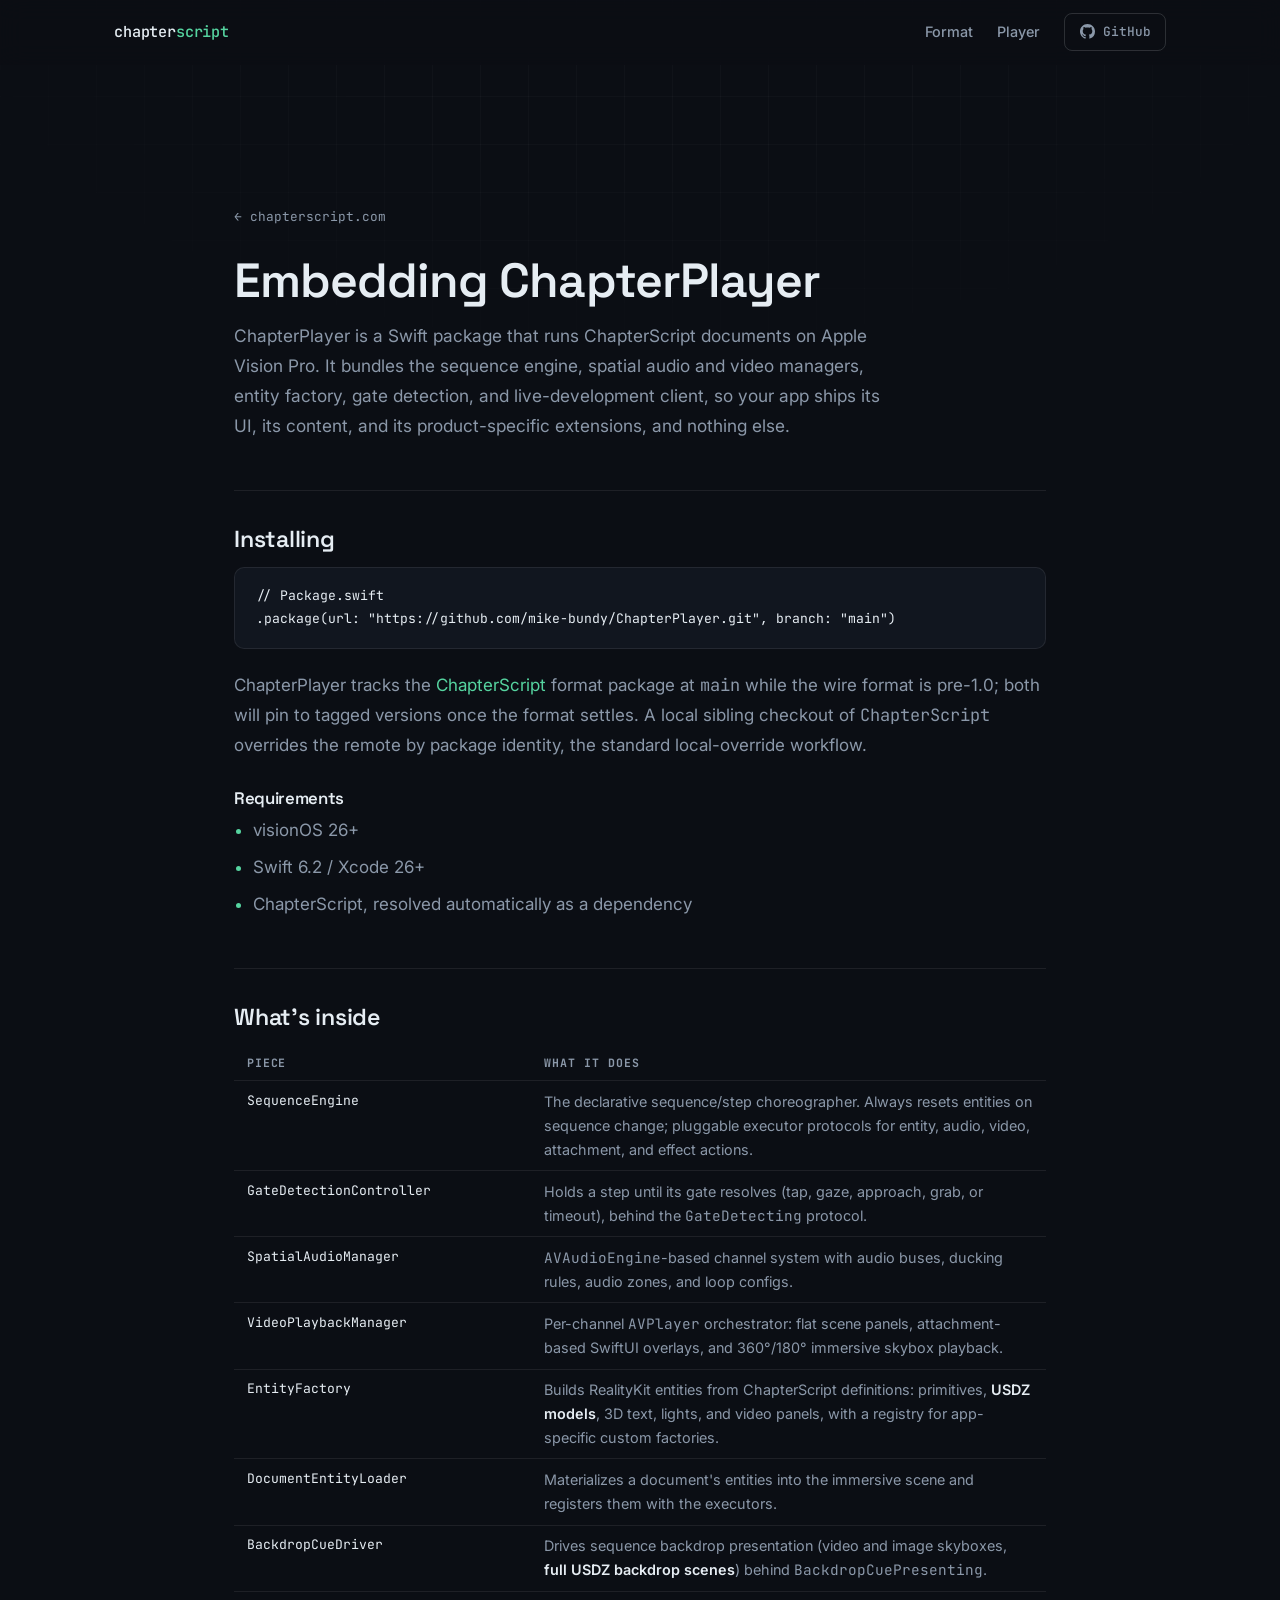
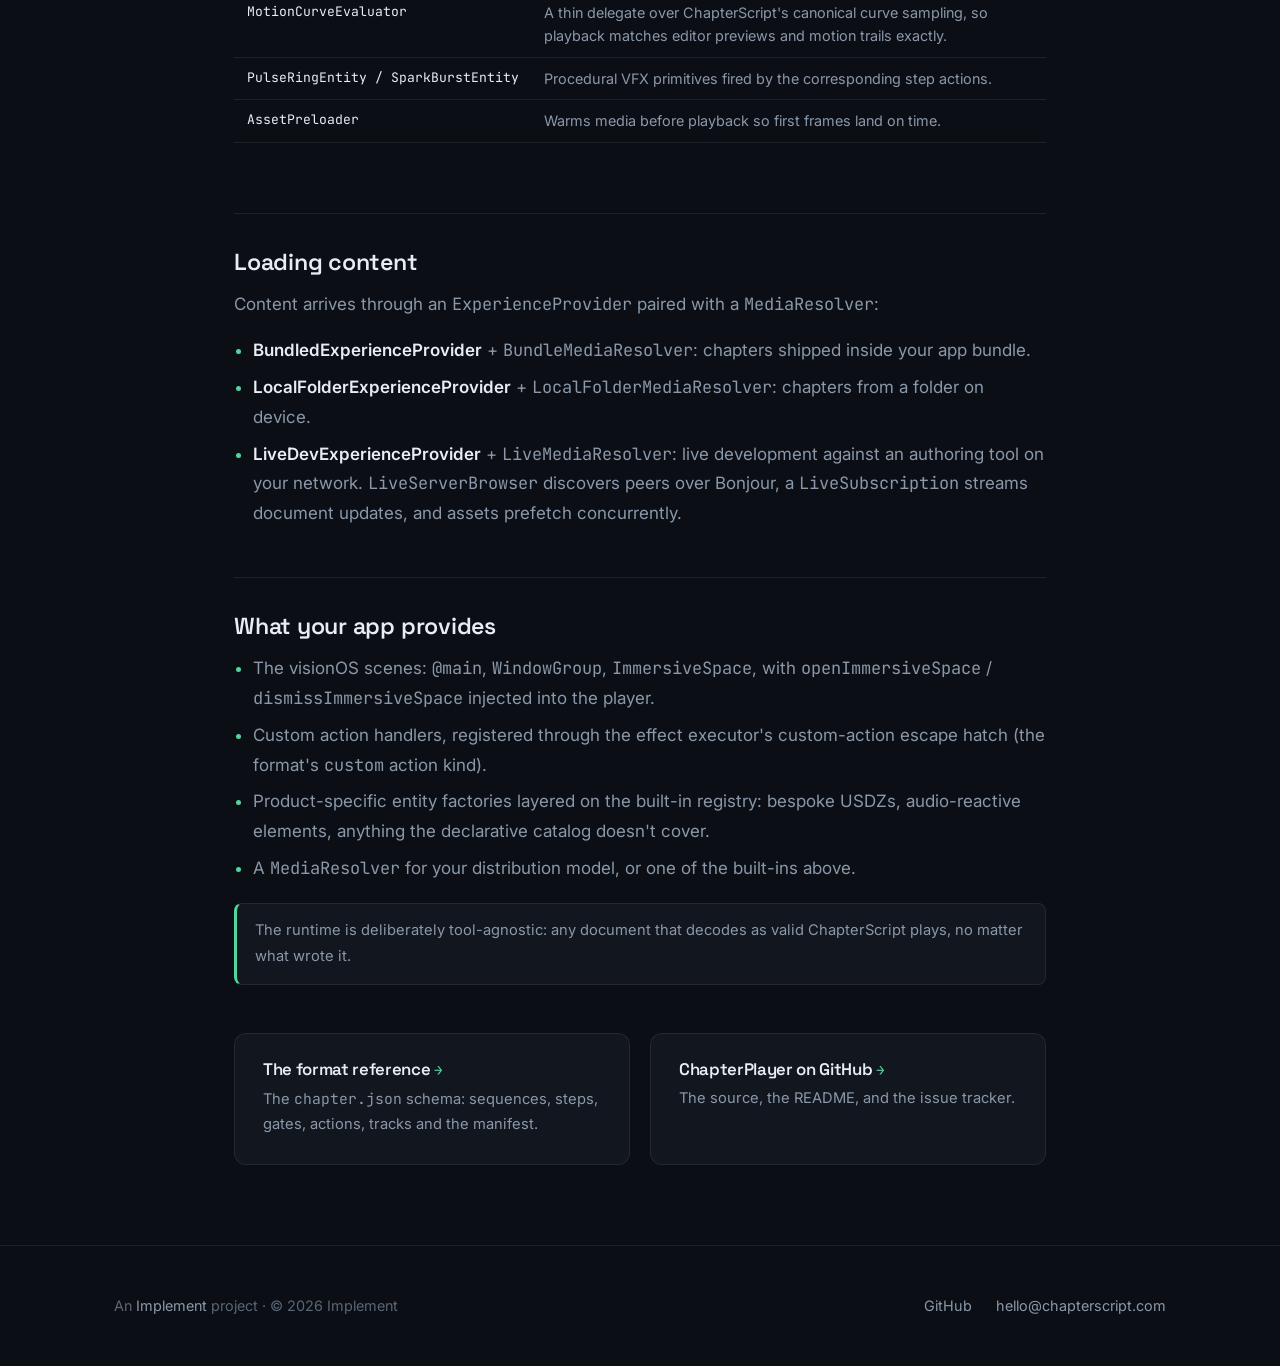
<file: player.html>
<!doctype html>
<html lang="en">
<head>
  <meta charset="utf-8">
  <meta name="viewport" content="width=device-width, initial-scale=1">
  <title>Embedding guide — ChapterPlayer</title>
  <meta name="description" content="How to embed ChapterPlayer, the open source visionOS runtime for ChapterScript: architecture, content loading, live development, and requirements.">
  <meta name="keywords" content="ChapterPlayer, ChapterScript, visionOS runtime, Swift package, RealityKit, spatial audio, immersive video, USDZ, Apple Vision Pro, embedding guide">
  <link rel="canonical" href="https://chapterscript.com/player.html">
  <meta name="theme-color" content="#0b0e14">
  <meta property="og:site_name" content="ChapterScript">
  <meta property="og:type" content="article">
  <meta property="og:title" content="Embedding ChapterPlayer">
  <meta property="og:description" content="The open source visionOS runtime for ChapterScript: install it, load content, wire your scenes, and go live against an authoring tool.">
  <meta property="og:url" content="https://chapterscript.com/player.html">
  <meta property="og:image" content="https://chapterscript.com/assets/og.png">
  <meta property="og:image:width" content="1200">
  <meta property="og:image:height" content="630">
  <meta property="og:image:alt" content="chapterscript — an open format for spatial stories">
  <meta name="twitter:card" content="summary_large_image">
  <meta name="twitter:title" content="Embedding ChapterPlayer">
  <meta name="twitter:description" content="The open source visionOS runtime for ChapterScript bundles.">
  <meta name="twitter:image" content="https://chapterscript.com/assets/og.png">
  <link rel="icon" type="image/png" href="/assets/favicon.png">
  <link rel="apple-touch-icon" href="/assets/touch-icon.png">
  <link rel="preconnect" href="https://fonts.googleapis.com">
  <link rel="preconnect" href="https://fonts.gstatic.com" crossorigin>
  <link href="https://fonts.googleapis.com/css2?family=Space+Grotesk:wght@500;600;700&family=Inter:wght@400;500;600&family=JetBrains+Mono:ital,wght@0,400;0,500;1,400&display=swap" rel="stylesheet">
  <link rel="stylesheet" href="/assets/css/site.css">
</head>
<body>
  <div class="grid-bg" aria-hidden="true"></div>

  <header class="nav">
    <div class="wrap nav-inner">
      <a class="wordmark" href="/">chapter<span class="accent">script</span></a>
      <nav class="nav-links" aria-label="Site">
        <a href="/format.html">Format</a>
        <a href="/player.html" aria-current="page">Player</a>
        <a class="btn btn-ghost" href="https://github.com/mike-bundy/ChapterScript">
          <svg width="15" height="15" viewBox="0 0 16 16" fill="currentColor" aria-hidden="true"><path d="M8 0C3.58 0 0 3.58 0 8c0 3.54 2.29 6.53 5.47 7.59.4.07.55-.17.55-.38 0-.19-.01-.82-.01-1.49-2.01.37-2.53-.49-2.69-.94-.09-.23-.48-.94-.82-1.13-.28-.15-.68-.52-.01-.53.63-.01 1.08.58 1.23.82.72 1.21 1.87.87 2.33.66.07-.52.28-.87.51-1.07-1.78-.2-3.64-.89-3.64-3.95 0-.87.31-1.59.82-2.15-.08-.2-.36-1.02.08-2.12 0 0 .67-.21 2.2.82.64-.18 1.32-.27 2-.27s1.36.09 2 .27c1.53-1.04 2.2-.82 2.2-.82.44 1.1.16 1.92.08 2.12.51.56.82 1.27.82 2.15 0 3.07-1.87 3.75-3.65 3.95.29.25.54.73.54 1.48 0 1.07-.01 1.93-.01 2.2 0 .21.15.46.55.38A8.01 8.01 0 0 0 16 8c0-4.42-3.58-8-8-8Z"/></svg>
          GitHub
        </a>
      </nav>
    </div>
  </header>

  <main class="docpage">
    <div class="wrap">
      <a class="doc-back" href="/">← chapterscript.com</a>
      <h1>Embedding ChapterPlayer</h1>
      <p class="doc-lede">
        ChapterPlayer is a Swift package that runs ChapterScript documents on Apple
        Vision Pro. It bundles the sequence engine, spatial audio and video managers,
        entity factory, gate detection, and live-development client, so your app ships
        its UI, its content, and its product-specific extensions, and nothing else.
      </p>

      <h2 id="install">Installing</h2>
      <pre>// Package.swift
.package(url: "https://github.com/mike-bundy/ChapterPlayer.git", branch: "main")</pre>
      <p>
        ChapterPlayer tracks the <a href="https://github.com/mike-bundy/ChapterScript">ChapterScript</a>
        format package at <code>main</code> while the wire format is pre-1.0; both will
        pin to tagged versions once the format settles. A local sibling checkout of
        <code>ChapterScript</code> overrides the remote by package identity, the standard
        local-override workflow.
      </p>
      <h3>Requirements</h3>
      <ul>
        <li>visionOS 26+</li>
        <li>Swift 6.2 / Xcode 26+</li>
        <li>ChapterScript, resolved automatically as a dependency</li>
      </ul>

      <h2 id="architecture">What's inside</h2>
      <div class="table-scroll"><table>
        <tr><th>Piece</th><th>What it does</th></tr>
        <tr><td>SequenceEngine</td><td>The declarative sequence/step choreographer. Always resets entities on sequence change; pluggable executor protocols for entity, audio, video, attachment, and effect actions.</td></tr>
        <tr><td>GateDetectionController</td><td>Holds a step until its gate resolves (tap, gaze, approach, grab, or timeout), behind the <code>GateDetecting</code> protocol.</td></tr>
        <tr><td>SpatialAudioManager</td><td><code>AVAudioEngine</code>-based channel system with audio buses, ducking rules, audio zones, and loop configs.</td></tr>
        <tr><td>VideoPlaybackManager</td><td>Per-channel <code>AVPlayer</code> orchestrator: flat scene panels, attachment-based SwiftUI overlays, and 360°/180° immersive skybox playback.</td></tr>
        <tr><td>EntityFactory</td><td>Builds RealityKit entities from ChapterScript definitions: primitives, <strong>USDZ models</strong>, 3D text, lights, and video panels, with a registry for app-specific custom factories.</td></tr>
        <tr><td>DocumentEntityLoader</td><td>Materializes a document's entities into the immersive scene and registers them with the executors.</td></tr>
        <tr><td>BackdropCueDriver</td><td>Drives sequence backdrop presentation (video and image skyboxes, <strong>full USDZ backdrop scenes</strong>) behind <code>BackdropCuePresenting</code>.</td></tr>
        <tr><td>MotionCurveEvaluator</td><td>A thin delegate over ChapterScript's canonical curve sampling, so playback matches editor previews and motion trails exactly.</td></tr>
        <tr><td>PulseRingEntity / SparkBurstEntity</td><td>Procedural VFX primitives fired by the corresponding step actions.</td></tr>
        <tr><td>AssetPreloader</td><td>Warms media before playback so first frames land on time.</td></tr>
      </table></div>

      <h2 id="content">Loading content</h2>
      <p>Content arrives through an <code>ExperienceProvider</code> paired with a <code>MediaResolver</code>:</p>
      <ul>
        <li><strong>BundledExperienceProvider</strong> + <code>BundleMediaResolver</code>: chapters shipped inside your app bundle.</li>
        <li><strong>LocalFolderExperienceProvider</strong> + <code>LocalFolderMediaResolver</code>: chapters from a folder on device.</li>
        <li><strong>LiveDevExperienceProvider</strong> + <code>LiveMediaResolver</code>: live development against an authoring tool on your network. <code>LiveServerBrowser</code> discovers peers over Bonjour, a <code>LiveSubscription</code> streams document updates, and assets prefetch concurrently.</li>
      </ul>

      <h2 id="responsibilities">What your app provides</h2>
      <ul>
        <li>The visionOS scenes: <code>@main</code>, <code>WindowGroup</code>, <code>ImmersiveSpace</code>, with <code>openImmersiveSpace</code> / <code>dismissImmersiveSpace</code> injected into the player.</li>
        <li>Custom action handlers, registered through the effect executor's custom-action escape hatch (the format's <code>custom</code> action kind).</li>
        <li>Product-specific entity factories layered on the built-in registry: bespoke USDZs, audio-reactive elements, anything the declarative catalog doesn't cover.</li>
        <li>A <code>MediaResolver</code> for your distribution model, or one of the built-ins above.</li>
      </ul>

      <div class="doc-callout"><p>
        The runtime is deliberately tool-agnostic: any document that decodes as valid
        ChapterScript plays, no matter what wrote it.
      </p></div>

      <div class="doc-next">
        <a class="spec-link" href="/format.html">
          <h3>The format reference <span>→</span></h3>
          <p>The <code>chapter.json</code> schema: sequences, steps, gates, actions, tracks and the manifest.</p>
        </a>
        <a class="spec-link" href="https://github.com/mike-bundy/ChapterPlayer">
          <h3>ChapterPlayer on GitHub <span>→</span></h3>
          <p>The source, the README, and the issue tracker.</p>
        </a>
      </div>
    </div>
  </main>

  <footer class="footer">
    <div class="wrap footer-inner">
      <p>An <a href="https://implement.studio">Implement</a> project · © 2026 Implement</p>
      <div class="footer-links">
        <a href="https://github.com/mike-bundy/ChapterPlayer">GitHub</a>
        <a href="mailto:hello@chapterscript.com">hello@chapterscript.com</a>
      </div>
    </div>
  </footer>
</body>
</html>
</file>
<file: assets/css/site.css>
/* chapterscript.com — dark slate terminal theme.
   All colors live here; use the variables, not literal hex, for anything new. */

:root {
  --bg: #0b0e14;
  --panel: #11161f;
  --panel-2: #151b26;
  --border: rgba(255, 255, 255, 0.08);
  --border-strong: rgba(255, 255, 255, 0.14);
  --ink: #e6edf3;
  --dim: #8b98a9;
  --faint: #5b6675;
  --mint: #56d4a0;
  --mint-dim: rgba(86, 212, 160, 0.14);
  --blue: #7aa2f7;
  --blue-dim: rgba(122, 162, 247, 0.12);
  --syn-key: #7aa2f7;
  --syn-str: #56d4a0;
  --syn-num: #e5c07b;
  --syn-comment: #5b6675;
  --font-display: "Space Grotesk", system-ui, sans-serif;
  --font-body: "Inter", system-ui, sans-serif;
  --font-mono: "JetBrains Mono", ui-monospace, "SF Mono", Menlo, monospace;
  --max-w: 1100px;
  --radius: 12px;
}

* { box-sizing: border-box; margin: 0; padding: 0; }

html {
  color-scheme: dark;
  scroll-padding-top: 5.5rem;
}

@media (prefers-reduced-motion: no-preference) {
  html { scroll-behavior: smooth; }
}

body {
  background: var(--bg);
  color: var(--ink);
  font-family: var(--font-body);
  font-size: 1.0625rem;
  line-height: 1.65;
  -webkit-font-smoothing: antialiased;
}

::selection { background: var(--mint-dim); color: var(--ink); }

a { color: var(--mint); text-decoration: none; }
a:hover { text-decoration: underline; text-underline-offset: 3px; }

h1, h2, h3 {
  font-family: var(--font-display);
  font-weight: 600;
  line-height: 1.15;
  letter-spacing: -0.02em;
}

code, kbd, pre { font-family: var(--font-mono); }

.wrap {
  max-width: var(--max-w);
  margin: 0 auto;
  padding: 0 1.5rem;
}

/* ---------- Atmosphere ---------- */

.grid-bg {
  position: fixed;
  inset: 0;
  z-index: -1;
  background-image:
    linear-gradient(rgba(255, 255, 255, 0.025) 1px, transparent 1px),
    linear-gradient(90deg, rgba(255, 255, 255, 0.025) 1px, transparent 1px);
  background-size: 48px 48px;
  mask-image: radial-gradient(ellipse 80% 60% at 50% 0%, #000 30%, transparent 75%);
  -webkit-mask-image: radial-gradient(ellipse 80% 60% at 50% 0%, #000 30%, transparent 75%);
}

.glow {
  position: absolute;
  z-index: -1;
  border-radius: 50%;
  filter: blur(90px);
  opacity: 0.35;
  pointer-events: none;
}

.glow-mint { background: radial-gradient(circle, rgba(86, 212, 160, 0.35), transparent 70%); }
.glow-blue { background: radial-gradient(circle, rgba(122, 162, 247, 0.3), transparent 70%); }

/* ---------- Nav ---------- */

.nav {
  position: sticky;
  top: 0;
  z-index: 10;
  background: rgba(11, 14, 20, 0.82);
  backdrop-filter: blur(12px);
  -webkit-backdrop-filter: blur(12px);
  border-bottom: 1px solid transparent;
  transition: border-color 0.2s;
}

.nav.scrolled { border-bottom-color: var(--border); }

.nav-inner {
  display: flex;
  align-items: center;
  gap: 1.75rem;
  height: 4rem;
}

.wordmark {
  font-family: var(--font-mono);
  font-size: 0.95rem;
  font-weight: 500;
  color: var(--ink);
  letter-spacing: -0.01em;
}

.wordmark:hover { text-decoration: none; }
.wordmark .accent { color: var(--mint); }

.nav-links {
  display: flex;
  gap: 1.5rem;
  margin-left: auto;
  align-items: center;
}

.nav-links a {
  color: var(--dim);
  font-size: 0.9rem;
  font-weight: 500;
}

.nav-links a:hover { color: var(--ink); text-decoration: none; }

/* ---------- Buttons ---------- */

.btn {
  display: inline-flex;
  align-items: center;
  gap: 0.5rem;
  padding: 0.6rem 1.15rem;
  border-radius: 8px;
  font-family: var(--font-mono);
  font-size: 0.85rem;
  font-weight: 500;
  border: 1px solid var(--border-strong);
  color: var(--ink);
  background: var(--panel);
  transition: border-color 0.15s, background 0.15s, transform 0.15s;
}

.btn:hover { text-decoration: none; border-color: var(--mint); }

.btn-primary {
  background: var(--mint);
  border-color: var(--mint);
  color: #0b1712;
}

.btn-primary:hover {
  background: #6be0af;
  border-color: #6be0af;
}

.btn-ghost { background: transparent; }

.btn svg { flex-shrink: 0; }

.nav .btn { padding: 0.45rem 0.9rem; font-size: 0.8rem; }

/* ---------- Hero ---------- */

.hero {
  position: relative;
  padding: 7rem 0 5.5rem;
  overflow: hidden;
}

.hero .glow-mint { width: 480px; height: 480px; top: -180px; left: 8%; }
.hero .glow-blue { width: 420px; height: 420px; top: -120px; right: 5%; }

.eyebrow {
  font-family: var(--font-mono);
  font-size: 0.78rem;
  letter-spacing: 0.08em;
  text-transform: uppercase;
  color: var(--mint);
  margin-bottom: 1.25rem;
}

.hero h1 {
  font-size: clamp(2.4rem, 6vw, 4rem);
  max-width: 16ch;
  margin-bottom: 1.25rem;
}

.hero-sub {
  color: var(--dim);
  max-width: 44rem;
  font-size: 1.15rem;
  margin-bottom: 2.25rem;
}

.hero-sub strong { color: var(--ink); font-weight: 600; }

.hero-ctas { display: flex; gap: 0.85rem; flex-wrap: wrap; }

/* ---------- Sections ---------- */

.section { padding: 5rem 0; }
.section + .section { border-top: 1px solid var(--border); }

.section-head { max-width: 44rem; margin-bottom: 3rem; }
.section-head h2 { font-size: clamp(1.7rem, 3.5vw, 2.35rem); margin-bottom: 0.9rem; }
.section-head p { color: var(--dim); }

/* ---------- Code panel ---------- */

.code-panel {
  background: var(--panel);
  border: 1px solid var(--border);
  border-radius: var(--radius);
  overflow: hidden;
  box-shadow: 0 24px 60px rgba(0, 0, 0, 0.35);
}

.code-bar {
  display: flex;
  align-items: center;
  gap: 0.5rem;
  padding: 0.7rem 1rem;
  border-bottom: 1px solid var(--border);
  background: var(--panel-2);
}

.dot { width: 11px; height: 11px; border-radius: 50%; }
.dot-r { background: #f16a5d; }
.dot-y { background: #f5bf4f; }
.dot-g { background: #53c22b; }

.code-title {
  margin-left: 0.6rem;
  font-family: var(--font-mono);
  font-size: 0.75rem;
  color: var(--faint);
}

.code-panel pre {
  padding: 1.35rem 1.5rem;
  overflow-x: auto;
  font-size: 0.82rem;
  line-height: 1.7;
  tab-size: 2;
}

.code-panel .k { color: var(--syn-key); }
.code-panel .s { color: var(--syn-str); }
.code-panel .n { color: var(--syn-num); }
.code-panel .c { color: var(--syn-comment); font-style: italic; }

.bundle-tree {
  font-family: var(--font-mono);
  font-size: 0.85rem;
  color: var(--dim);
  background: var(--panel);
  border: 1px solid var(--border);
  border-radius: var(--radius);
  padding: 1.25rem 1.5rem;
  overflow-x: auto;
  margin-bottom: 2rem;
}

.bundle-tree .d { color: var(--blue); }
.bundle-tree .f { color: var(--ink); }
.bundle-tree .m { color: var(--faint); }

/* ---------- Concepts strip ---------- */

.concepts {
  display: grid;
  grid-template-columns: repeat(4, 1fr);
  gap: 1rem;
}

.concept {
  position: relative;
  background: var(--panel);
  border: 1px solid var(--border);
  border-radius: var(--radius);
  padding: 1.5rem 1.35rem;
}

.concept::after {
  content: "→";
  position: absolute;
  right: -0.95rem;
  top: 50%;
  transform: translateY(-50%);
  color: var(--faint);
  font-family: var(--font-mono);
  z-index: 1;
}

.concept:last-child::after { content: none; }

.concept h3 {
  font-family: var(--font-mono);
  font-size: 0.95rem;
  font-weight: 500;
  color: var(--mint);
  margin-bottom: 0.6rem;
}

.concept p { color: var(--dim); font-size: 0.9rem; line-height: 1.55; }

/* ---------- Feature grid ---------- */

.features {
  display: grid;
  grid-template-columns: repeat(2, 1fr);
  gap: 1.25rem;
}

.feature {
  background: var(--panel);
  border: 1px solid var(--border);
  border-radius: var(--radius);
  padding: 1.75rem;
}

.feature h3 { font-size: 1.1rem; margin-bottom: 0.6rem; }
.feature h3 code { color: var(--blue); font-size: 0.95em; }
.feature p { color: var(--dim); font-size: 0.95rem; }

.feature-icon {
  display: inline-flex;
  align-items: center;
  justify-content: center;
  width: 38px;
  height: 38px;
  border-radius: 9px;
  background: var(--mint-dim);
  color: var(--mint);
  margin-bottom: 1rem;
}

.feature:nth-child(even) .feature-icon { background: var(--blue-dim); color: var(--blue); }

/* ---------- Player section ---------- */

.player-grid {
  display: grid;
  grid-template-columns: 1fr 1fr;
  gap: 3rem;
  align-items: start;
}

.cap-list { list-style: none; display: grid; gap: 0.85rem; }

.cap-list li {
  display: flex;
  gap: 0.75rem;
  color: var(--dim);
  font-size: 0.98rem;
}

.cap-list li::before {
  content: "▸";
  color: var(--mint);
  font-family: var(--font-mono);
  flex-shrink: 0;
}

.cap-list li strong { color: var(--ink); font-weight: 600; }

.player-note {
  margin-top: 2rem;
  padding: 1.1rem 1.25rem;
  border: 1px solid var(--border);
  border-left: 3px solid var(--blue);
  border-radius: 8px;
  background: var(--panel);
  color: var(--dim);
  font-size: 0.95rem;
}

.player-note a { color: var(--blue); }

/* ---------- Spec pointer ---------- */

.spec-links { display: grid; grid-template-columns: 1fr 1fr; gap: 1.25rem; }

.spec-link {
  display: block;
  background: var(--panel);
  border: 1px solid var(--border);
  border-radius: var(--radius);
  padding: 1.6rem 1.75rem;
  color: var(--ink);
  transition: border-color 0.15s;
}

.spec-link:hover { text-decoration: none; border-color: var(--mint); }
.spec-link h3 { font-size: 1.05rem; margin-bottom: 0.4rem; }
.spec-link h3 span { color: var(--mint); font-family: var(--font-mono); font-size: 0.85em; }
.spec-link p { color: var(--dim); font-size: 0.92rem; }

/* ---------- Repo cards ---------- */

.repos { display: grid; grid-template-columns: 1fr 1fr; gap: 1.25rem; }

.repo {
  background: var(--panel);
  border: 1px solid var(--border);
  border-radius: var(--radius);
  padding: 1.9rem;
  display: flex;
  flex-direction: column;
  gap: 0.9rem;
}

.repo h3 {
  font-family: var(--font-mono);
  font-size: 1.05rem;
  font-weight: 500;
}

.repo h3 .org { color: var(--faint); }
.repo p { color: var(--dim); font-size: 0.95rem; flex: 1; }
.repo .btn { align-self: flex-start; }

/* ---------- Footer ---------- */

.footer {
  border-top: 1px solid var(--border);
  padding: 3rem 0;
  color: var(--faint);
  font-size: 0.9rem;
}

.footer-inner {
  display: flex;
  flex-wrap: wrap;
  gap: 1rem 2rem;
  align-items: center;
  justify-content: space-between;
}

.footer a { color: var(--dim); }
.footer a:hover { color: var(--mint); }
.footer-links { display: flex; flex-wrap: wrap; gap: 1.5rem; }

/* ---------- 404 ---------- */

.err-page {
  min-height: 70vh;
  display: flex;
  flex-direction: column;
  align-items: flex-start;
  justify-content: center;
  position: relative;
}

.err-code {
  font-family: var(--font-mono);
  font-size: 0.9rem;
  color: var(--mint);
  margin-bottom: 1rem;
}

.err-page h1 { font-size: clamp(2rem, 5vw, 3rem); margin-bottom: 1rem; }
.err-page p { color: var(--dim); margin-bottom: 2rem; max-width: 38rem; }

/* ---------- Reveal on scroll ----------
   Content is visible by default. Only when JS has confirmed it will run the
   reveal (html.reveal-enabled, set only when motion is allowed) do elements
   start hidden. Reduced-motion users and no-JS visitors see everything. */

html.reveal-enabled .reveal {
  opacity: 0;
  transform: translateY(18px);
  transition: opacity 0.6s ease, transform 0.6s ease;
}

html.reveal-enabled .reveal.in {
  opacity: 1;
  transform: none;
}

/* ---------- Responsive ---------- */

@media (max-width: 900px) {
  .concepts { grid-template-columns: repeat(2, 1fr); }
  .concept::after { content: none; }
  .player-grid { grid-template-columns: 1fr; gap: 2rem; }
}

@media (max-width: 640px) {
  .nav-links a:not(.btn) { display: none; }
  .hero { padding: 4.5rem 0 3.5rem; }
  .section { padding: 3.5rem 0; }
  .concepts, .features, .spec-links, .repos { grid-template-columns: 1fr; }
}

/* ---------- Reference sub-pages ---------- */
.docpage { padding: 8.5rem 0 5rem; }
.docpage .wrap { max-width: 860px; }
.doc-back {
  font-family: var(--font-mono); font-size: .8rem; color: var(--dim);
  display: inline-block; margin-bottom: 1.6rem; transition: color .2s;
}
.doc-back:hover { color: var(--mint); }
.docpage h1 { font-size: clamp(2rem, 4.5vw, 3rem); letter-spacing: -.02em; margin-bottom: .8rem; }
.doc-lede { color: var(--dim); font-size: 1.08rem; max-width: 60ch; margin-bottom: 3rem; }
.docpage h2 {
  font-size: 1.45rem; letter-spacing: -.01em;
  margin: 3rem 0 .9rem; padding-top: 2.2rem; border-top: 1px solid var(--border);
}
.docpage h3 { font-size: 1.05rem; margin: 1.8rem 0 .5rem; color: var(--ink); }
.docpage p, .docpage li { color: var(--dim); line-height: 1.75; }
.docpage p { margin-bottom: 1rem; }
.docpage ul { margin: 0 0 1.2rem 1.2rem; }
.docpage li { margin-bottom: .45rem; }
.docpage li::marker { color: var(--mint); }
.docpage strong { color: var(--ink); font-weight: 600; }
.docpage a:not(.doc-back):not(.btn) { color: var(--mint); }
.docpage a:not(.doc-back):not(.btn):hover { text-decoration: underline; }
.docpage pre {
  background: var(--panel); border: 1px solid var(--border); border-radius: 10px;
  padding: 1.1rem 1.3rem; overflow-x: auto; margin: 0 0 1.4rem;
  font-family: var(--font-mono); font-size: .82rem; line-height: 1.7; color: var(--ink);
}
.docpage table {
  width: 100%; border-collapse: collapse; margin: 0 0 1.4rem;
  font-size: .9rem;
}
.docpage th {
  font-family: var(--font-mono); font-size: .72rem; text-transform: uppercase;
  letter-spacing: .08em; color: var(--dim); text-align: left;
  padding: .5rem .8rem; border-bottom: 1px solid var(--border);
}
.docpage td { padding: .55rem .8rem; border-bottom: 1px solid var(--border); color: var(--dim); vertical-align: top; }
.docpage td:first-child { font-family: var(--font-mono); font-size: .82rem; color: var(--ink); white-space: nowrap; }
.docpage .table-scroll { overflow-x: auto; }
.doc-callout {
  border: 1px solid var(--border); border-left: 3px solid var(--mint);
  background: var(--panel); border-radius: 8px; padding: .9rem 1.1rem; margin: 0 0 1.4rem;
}
.doc-callout p { margin: 0; font-size: .92rem; }
.doc-next { display: grid; grid-template-columns: 1fr 1fr; gap: 1.25rem; margin-top: 3rem; }
@media (max-width: 720px) { .doc-next { grid-template-columns: 1fr; } }
.docpage .spec-link h3 { margin: 0 0 .4rem; padding: 0; border: none; }
.docpage .spec-link p { margin: 0; }

/* ---------- Origin story ---------- */
.story { max-width: 680px; }
.story p { color: var(--dim); line-height: 1.8; margin-bottom: 1.1rem; }
.story p strong, .story p code { color: var(--ink); }
.story-grid {
  display: grid;
  grid-template-columns: 5fr 3fr;
  gap: 3.5rem;
  align-items: start;
}
.story-quote {
  margin: 2.2rem 0;
  padding-left: 1.4rem;
  border-left: 3px solid var(--mint);
  font-family: var(--font-display);
  font-size: clamp(1.4rem, 2.6vw, 1.9rem);
  font-weight: 600;
  line-height: 1.25;
  letter-spacing: -0.02em;
  color: var(--ink);
}
.story-quote em { font-style: normal; color: var(--mint); }

/* The production slate card */
.slate {
  position: sticky;
  top: 5.5rem;
  background: linear-gradient(160deg, var(--panel-2), var(--panel));
  border: 1px solid var(--border-strong);
  border-radius: var(--radius);
  overflow: hidden;
  box-shadow: 0 24px 60px rgba(0, 0, 0, 0.35);
}
.slate-bar {
  display: flex;
  align-items: center;
  gap: 0.55rem;
  padding: 0.75rem 1.25rem;
  border-bottom: 1px solid var(--border);
  background: rgba(11, 14, 20, 0.5);
  font-family: var(--font-mono);
  font-size: 0.72rem;
  letter-spacing: 0.1em;
  text-transform: uppercase;
  color: var(--dim);
}
.slate-rec {
  width: 9px; height: 9px; border-radius: 50%;
  background: var(--mint);
  box-shadow: 0 0 8px var(--mint);
}
@media (prefers-reduced-motion: no-preference) {
  .slate-rec { animation: rec-pulse 2s ease-in-out infinite; }
  @keyframes rec-pulse { 50% { opacity: 0.35; box-shadow: 0 0 2px var(--mint); } }
}
.slate-title {
  padding: 1.5rem 1.25rem 1.1rem;
  font-size: 2.1rem;
  line-height: 1.02;
  letter-spacing: -0.02em;
  background: linear-gradient(120deg, var(--ink) 55%, var(--mint));
  -webkit-background-clip: text;
  background-clip: text;
  color: transparent;
}
.slate-facts { padding: 0 1.25rem 1.1rem; }
.slate-facts > div {
  display: flex;
  justify-content: space-between;
  gap: 1rem;
  padding: 0.55rem 0;
  border-top: 1px solid var(--border);
  font-size: 0.85rem;
}
.slate-facts dt {
  font-family: var(--font-mono);
  font-size: 0.72rem;
  letter-spacing: 0.08em;
  text-transform: uppercase;
  color: var(--faint);
  padding-top: 0.15rem;
}
.slate-facts dd { color: var(--dim); text-align: right; }
.slate-facts .slate-none { color: var(--mint); font-family: var(--font-mono); }
.slate-foot {
  padding: 0.8rem 1.25rem;
  border-top: 1px solid var(--border);
  background: rgba(11, 14, 20, 0.5);
  font-family: var(--font-mono);
  font-size: 0.75rem;
  color: var(--faint);
}
.slate-foot code { color: var(--mint); }
@media (max-width: 860px) {
  .story-grid { grid-template-columns: 1fr; gap: 2.5rem; }
  .slate { position: static; max-width: 420px; }
}

/* ---------- Stability note ---------- */
.stability { max-width: 680px; }
.stability p { color: var(--dim); line-height: 1.8; margin-bottom: 1.1rem; }
.stability-arc {
  font-family: var(--font-mono);
  font-size: 0.85rem;
  color: var(--faint);
  background: var(--panel);
  border: 1px solid var(--border);
  border-radius: 8px;
  padding: 0.8rem 1.2rem;
  display: inline-block;
  margin-bottom: 1.6rem;
  white-space: nowrap;
}
.stability-arc .now { color: var(--ink); }
.stability-arc .then { color: var(--mint); }
</file>
